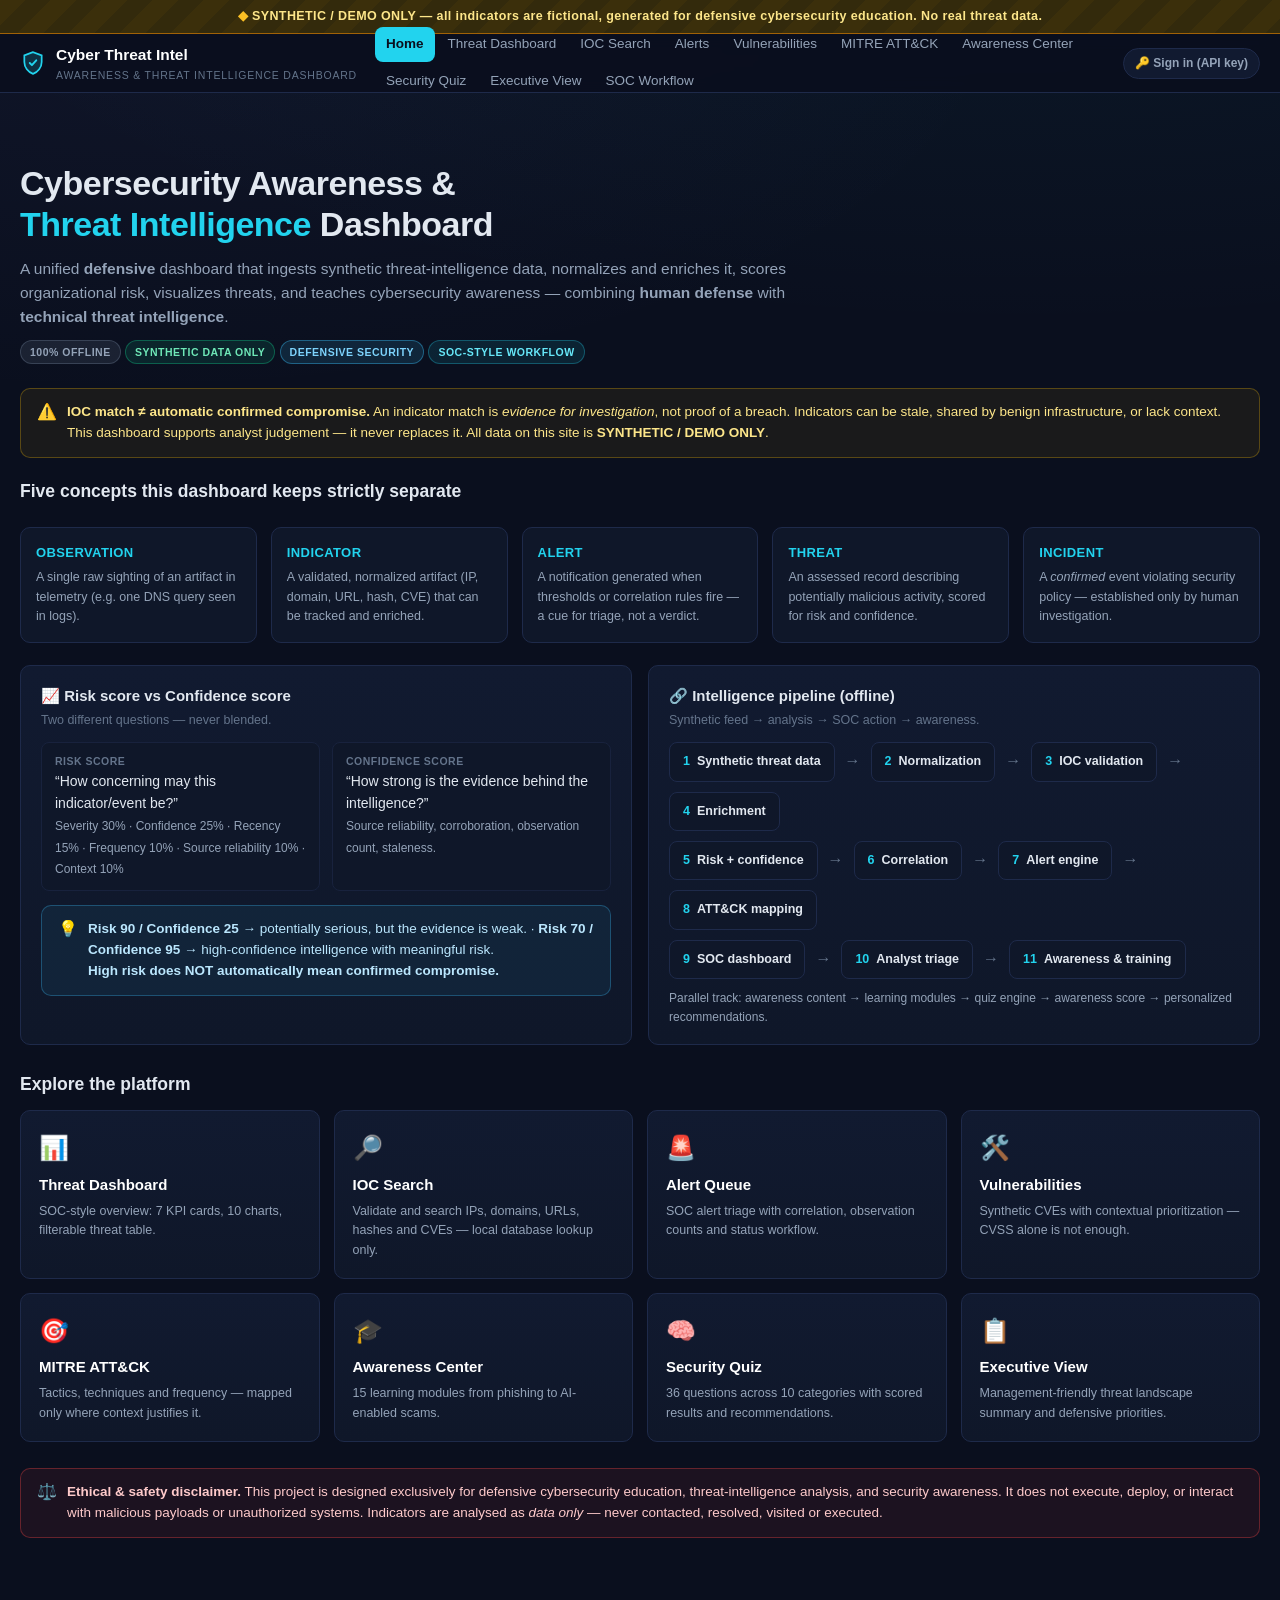
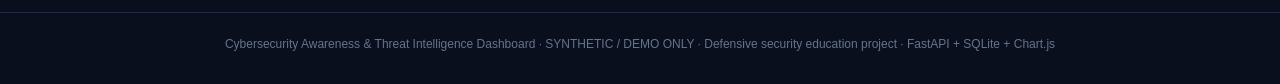
<file: frontend/index.html>
<!DOCTYPE html>
<html lang="en">
<head>
  <meta charset="UTF-8">
  <meta name="viewport" content="width=device-width, initial-scale=1.0">
  <title>Cybersecurity Awareness &amp; Threat Intelligence Dashboard</title>
  <meta name="description" content="Defensive cybersecurity education platform: threat intelligence analytics, IOC analysis, risk and confidence scoring, MITRE ATT&CK mapping, vulnerability awareness and security awareness training. Synthetic/demo data only.">
  <link rel="stylesheet" href="css/style.css">
</head>
<body>
  <div class="container">

    <section class="hero">
      <h1>Cybersecurity Awareness &amp;<br><span class="hl">Threat Intelligence</span> Dashboard</h1>
      <p>A unified <strong>defensive</strong> dashboard that ingests synthetic threat-intelligence data,
      normalizes and enriches it, scores organizational risk, visualizes threats, and teaches
      cybersecurity awareness — combining <strong>human defense</strong> with
      <strong>technical threat intelligence</strong>.</p>
      <p style="margin-top:10px">
        <span class="badge sev-INFORMATIONAL">100% offline</span>
        <span class="badge st-FALSE_POSITIVE">synthetic data only</span>
        <span class="badge st-NEW">defensive security</span>
        <span class="badge cat">SOC-style workflow</span>
      </p>
    </section>

    <div class="notice warn"><span class="icon">⚠️</span>
      <div><strong>IOC match ≠ automatic confirmed compromise.</strong> An indicator match is
      <em>evidence for investigation</em>, not proof of a breach. Indicators can be stale, shared by
      benign infrastructure, or lack context. This dashboard supports analyst judgement — it never
      replaces it. All data on this site is <strong>SYNTHETIC / DEMO ONLY</strong>.</div>
    </div>

    <h3 style="margin:20px 0 4px">Five concepts this dashboard keeps strictly separate</h3>
    <div class="concept-grid">
      <div class="concept-card"><div class="cc-title">OBSERVATION</div><div class="cc-desc">A single raw sighting of an artifact in telemetry (e.g. one DNS query seen in logs).</div></div>
      <div class="concept-card"><div class="cc-title">INDICATOR</div><div class="cc-desc">A validated, normalized artifact (IP, domain, URL, hash, CVE) that can be tracked and enriched.</div></div>
      <div class="concept-card"><div class="cc-title">ALERT</div><div class="cc-desc">A notification generated when thresholds or correlation rules fire — a cue for triage, not a verdict.</div></div>
      <div class="concept-card"><div class="cc-title">THREAT</div><div class="cc-desc">An assessed record describing potentially malicious activity, scored for risk and confidence.</div></div>
      <div class="concept-card"><div class="cc-title">INCIDENT</div><div class="cc-desc">A <em>confirmed</em> event violating security policy — established only by human investigation.</div></div>
    </div>

    <div class="grid cols-2" style="margin-top:8px">
      <div class="panel">
        <h3>📈 Risk score vs Confidence score</h3>
        <p class="panel-sub">Two different questions — never blended.</p>
        <div class="kv-grid">
          <div class="kv"><div class="k">Risk score</div><div class="v">“How concerning may this indicator/event be?”<br><span class="muted small">Severity 30% · Confidence 25% · Recency 15% · Frequency 10% · Source reliability 10% · Context 10%</span></div></div>
          <div class="kv"><div class="k">Confidence score</div><div class="v">“How strong is the evidence behind the intelligence?”<br><span class="muted small">Source reliability, corroboration, observation count, staleness.</span></div></div>
        </div>
        <div class="notice info" style="margin-bottom:0"><span class="icon">💡</span>
          <div><b>Risk 90 / Confidence 25</b> → potentially serious, but the evidence is weak. ·
          <b>Risk 70 / Confidence 95</b> → high-confidence intelligence with meaningful risk.
          <br><b>High risk does NOT automatically mean confirmed compromise.</b></div>
        </div>
      </div>
      <div class="panel">
        <h3>🔗 Intelligence pipeline (offline)</h3>
        <p class="panel-sub">Synthetic feed → analysis → SOC action → awareness.</p>
        <div class="flow">
          <div class="flow-step"><span class="fs-num">1</span>Synthetic threat data</div><span class="flow-arrow">→</span>
          <div class="flow-step"><span class="fs-num">2</span>Normalization</div><span class="flow-arrow">→</span>
          <div class="flow-step"><span class="fs-num">3</span>IOC validation</div><span class="flow-arrow">→</span>
          <div class="flow-step"><span class="fs-num">4</span>Enrichment</div>
        </div>
        <div class="flow">
          <div class="flow-step"><span class="fs-num">5</span>Risk + confidence</div><span class="flow-arrow">→</span>
          <div class="flow-step"><span class="fs-num">6</span>Correlation</div><span class="flow-arrow">→</span>
          <div class="flow-step"><span class="fs-num">7</span>Alert engine</div><span class="flow-arrow">→</span>
          <div class="flow-step"><span class="fs-num">8</span>ATT&amp;CK mapping</div>
        </div>
        <div class="flow">
          <div class="flow-step"><span class="fs-num">9</span>SOC dashboard</div><span class="flow-arrow">→</span>
          <div class="flow-step"><span class="fs-num">10</span>Analyst triage</div><span class="flow-arrow">→</span>
          <div class="flow-step"><span class="fs-num">11</span>Awareness &amp; training</div>
        </div>
        <p class="small muted" style="margin-top:10px">Parallel track: awareness content → learning modules →
        quiz engine → awareness score → personalized recommendations.</p>
      </div>
    </div>

    <h3 style="margin:26px 0 12px">Explore the platform</h3>
    <div class="nav-cards">
      <a class="nav-card" href="threat-dashboard.html"><span class="nc-icon">📊</span><h4>Threat Dashboard</h4><p>SOC-style overview: 7 KPI cards, 10 charts, filterable threat table.</p></a>
      <a class="nav-card" href="ioc_search.html"><span class="nc-icon">🔎</span><h4>IOC Search</h4><p>Validate and search IPs, domains, URLs, hashes and CVEs — local database lookup only.</p></a>
      <a class="nav-card" href="alerts.html"><span class="nc-icon">🚨</span><h4>Alert Queue</h4><p>SOC alert triage with correlation, observation counts and status workflow.</p></a>
      <a class="nav-card" href="vulnerabilities.html"><span class="nc-icon">🛠️</span><h4>Vulnerabilities</h4><p>Synthetic CVEs with contextual prioritization — CVSS alone is not enough.</p></a>
      <a class="nav-card" href="mitre_attack.html"><span class="nc-icon">🎯</span><h4>MITRE ATT&amp;CK</h4><p>Tactics, techniques and frequency — mapped only where context justifies it.</p></a>
      <a class="nav-card" href="awareness.html"><span class="nc-icon">🎓</span><h4>Awareness Center</h4><p>15 learning modules from phishing to AI-enabled scams.</p></a>
      <a class="nav-card" href="quiz.html"><span class="nc-icon">🧠</span><h4>Security Quiz</h4><p>36 questions across 10 categories with scored results and recommendations.</p></a>
      <a class="nav-card" href="executive_summary.html"><span class="nc-icon">📋</span><h4>Executive View</h4><p>Management-friendly threat landscape summary and defensive priorities.</p></a>
    </div>

    <div class="notice danger" style="margin-top:26px"><span class="icon">⚖️</span>
      <div><strong>Ethical &amp; safety disclaimer.</strong> This project is designed exclusively for
      defensive cybersecurity education, threat-intelligence analysis, and security awareness. It does
      not execute, deploy, or interact with malicious payloads or unauthorized systems. Indicators are
      analysed as <em>data only</em> — never contacted, resolved, visited or executed.</div>
    </div>
  </div>

  <footer>
    Cybersecurity Awareness &amp; Threat Intelligence Dashboard · SYNTHETIC / DEMO ONLY ·
    Defensive security education project · FastAPI + SQLite + Chart.js
  </footer>
  <script src="js/common.js"></script>
</body>
</html>
</file>
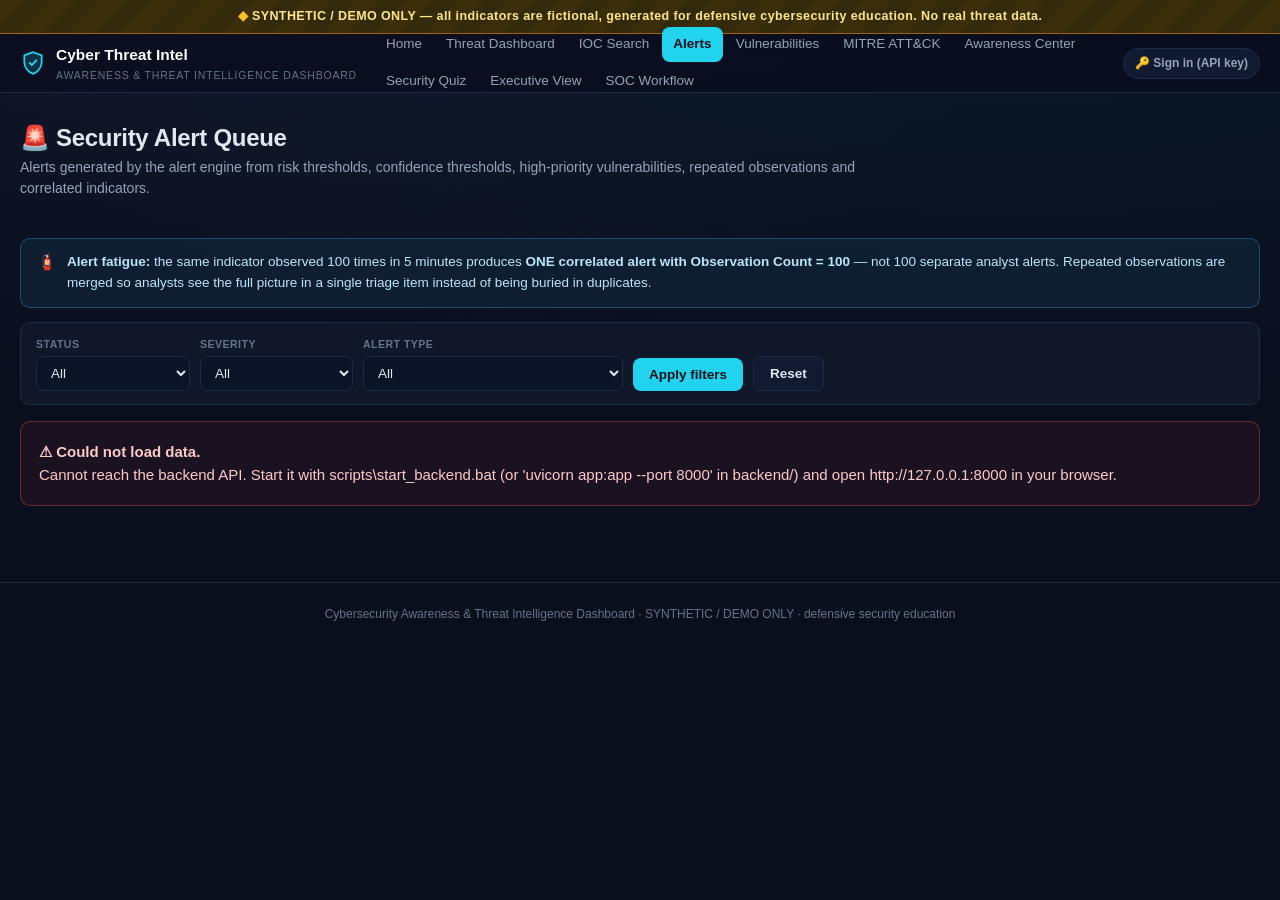
<file: frontend/alerts.html>
<!DOCTYPE html>
<html lang="en">
<head>
  <meta charset="UTF-8">
  <meta name="viewport" content="width=device-width, initial-scale=1.0">
  <title>Alert Queue · SOC</title>
  <link rel="stylesheet" href="css/style.css">
</head>
<body>
  <div class="container">
    <div class="page-head">
      <div>
        <h1>🚨 Security Alert Queue</h1>
        <p>Alerts generated by the alert engine from risk thresholds, confidence thresholds,
        high-priority vulnerabilities, repeated observations and correlated indicators.</p>
      </div>
    </div>

    <div class="grid cols-7" id="status-cards" style="margin-bottom:16px"></div>

    <div class="notice info"><span class="icon">🧯</span>
      <div><b>Alert fatigue:</b> the same indicator observed 100 times in 5 minutes produces
      <b>ONE correlated alert with Observation Count = 100</b> — not 100 separate analyst alerts.
      Repeated observations are merged so analysts see the full picture in a single triage item
      instead of being buried in duplicates.</div>
    </div>

    <div class="filter-bar">
      <div class="filter-group"><label>Status</label>
        <select id="f-status"><option value="">All</option><option>NEW</option><option>INVESTIGATING</option><option>MONITORING</option><option>RESOLVED</option><option>FALSE_POSITIVE</option></select></div>
      <div class="filter-group"><label>Severity</label>
        <select id="f-sev"><option value="">All</option><option>CRITICAL</option><option>HIGH</option><option>MEDIUM</option><option>LOW</option><option>INFORMATIONAL</option></select></div>
      <div class="filter-group"><label>Alert type</label>
        <select id="f-type"><option value="">All</option><option>HIGH_RISK</option><option>RISK_WITH_HIGH_CONFIDENCE</option><option>REPEATED_OBSERVATION</option><option>CORRELATED_INDICATORS</option><option>HIGH_PRIORITY_VULNERABILITY</option></select></div>
      <button class="btn" onclick="loadAlerts(1)">Apply filters</button>
      <button class="btn secondary" onclick="resetAlertFilters()">Reset</button>
    </div>

    <div id="alert-table">
      <div class="loading"><div class="spinner"></div><div>Loading alert queue…</div></div>
    </div>
    <div class="pager" id="pager"></div>
  </div>

  <footer>Cybersecurity Awareness &amp; Threat Intelligence Dashboard · SYNTHETIC / DEMO ONLY · defensive security education</footer>
  <script src="js/common.js"></script>
  <script src="js/api.js"></script>
  <script src="js/alerts.js"></script>
</body>
</html>
</file>
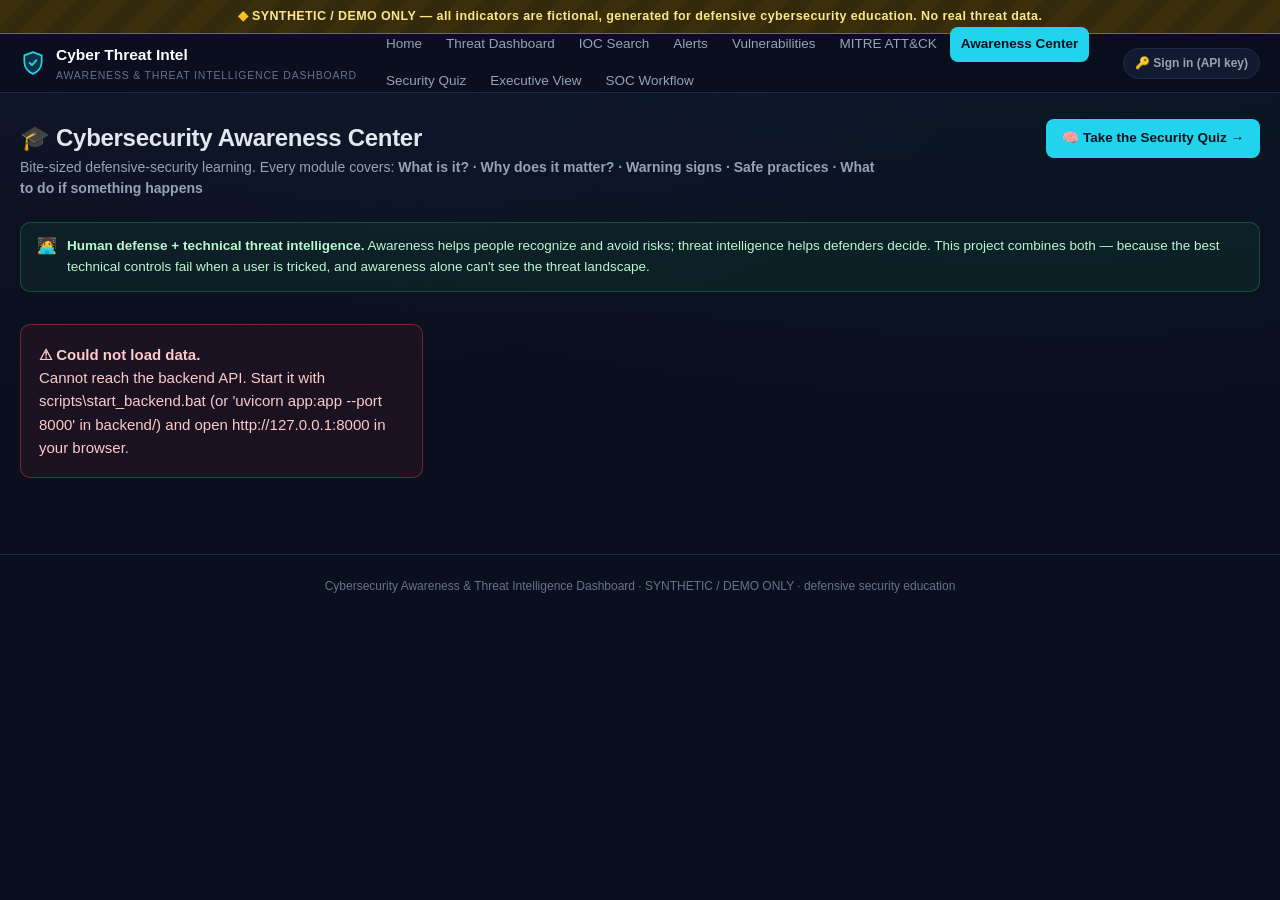
<file: frontend/awareness.html>
<!DOCTYPE html>
<html lang="en">
<head>
  <meta charset="UTF-8">
  <meta name="viewport" content="width=device-width, initial-scale=1.0">
  <title>Cybersecurity Awareness Center</title>
  <link rel="stylesheet" href="css/style.css">
</head>
<body>
  <div class="container">
    <div class="page-head">
      <div>
        <h1>🎓 Cybersecurity Awareness Center</h1>
        <p>Bite-sized defensive-security learning. Every module covers:
        <b>What is it? · Why does it matter? · Warning signs · Safe practices ·
        What to do if something happens</b></p>
      </div>
      <div class="spacer"></div>
      <a class="btn" href="quiz.html">🧠 Take the Security Quiz →</a>
    </div>

    <div class="notice good"><span class="icon">🧑‍💻</span>
      <div><b>Human defense + technical threat intelligence.</b> Awareness helps people recognize and
      avoid risks; threat intelligence helps defenders decide. This project combines both — because
      the best technical controls fail when a user is tricked, and awareness alone can't see the
      threat landscape.</div>
    </div>

    <div id="module-grid" class="module-grid" style="margin-top:16px">
      <div class="loading" style="grid-column:1/-1"><div class="spinner"></div><div>Loading modules…</div></div>
    </div>
  </div>

  <footer>Cybersecurity Awareness &amp; Threat Intelligence Dashboard · SYNTHETIC / DEMO ONLY · defensive security education</footer>
  <script src="js/common.js"></script>
  <script src="js/api.js"></script>
  <script src="js/awareness.js"></script>
</body>
</html>
</file>
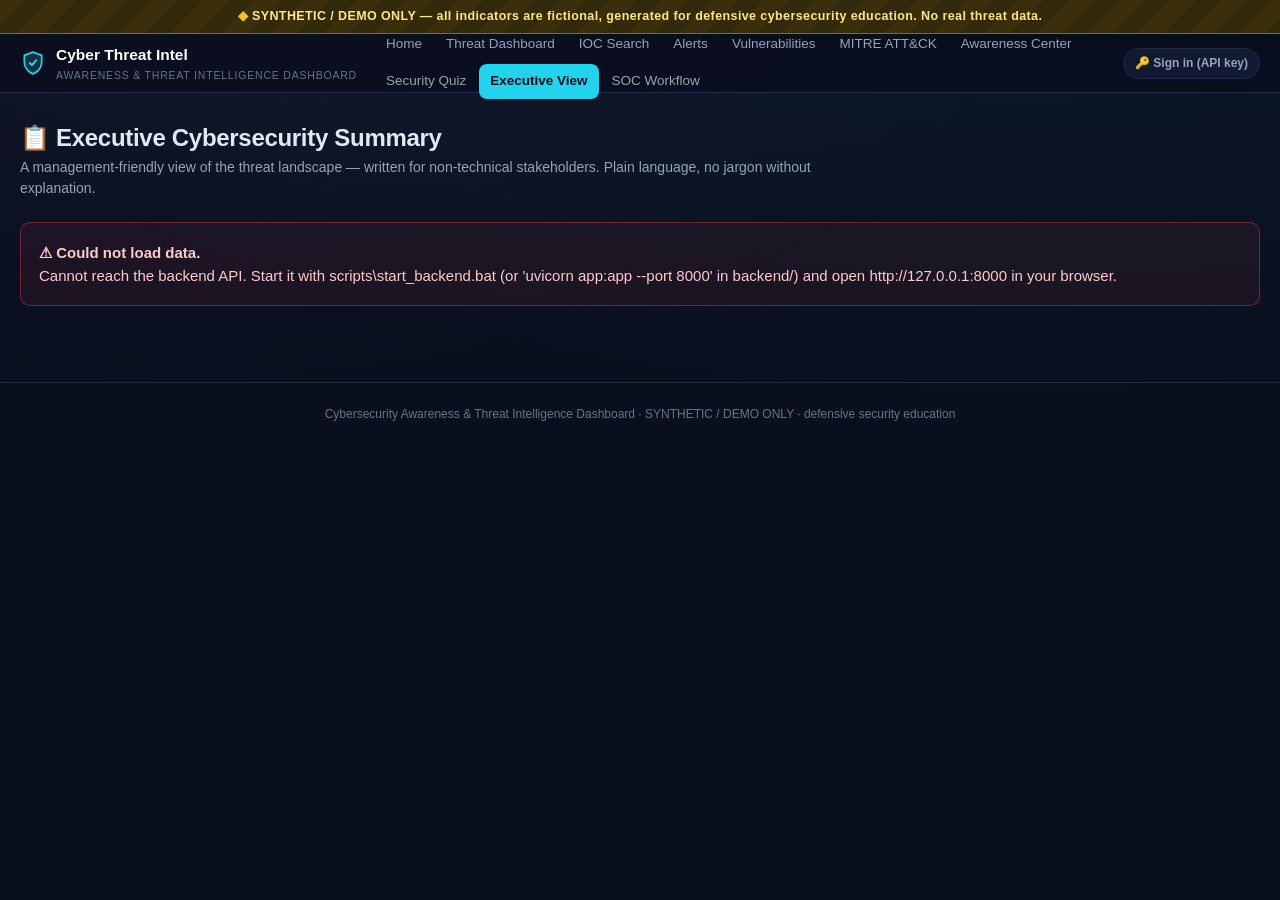
<file: frontend/executive_summary.html>
<!DOCTYPE html>
<html lang="en">
<head>
  <meta charset="UTF-8">
  <meta name="viewport" content="width=device-width, initial-scale=1.0">
  <title>Executive Cybersecurity Summary</title>
  <link rel="stylesheet" href="css/style.css">
</head>
<body>
  <div class="container">
    <div class="page-head">
      <div>
        <h1>📋 Executive Cybersecurity Summary</h1>
        <p>A management-friendly view of the threat landscape — written for non-technical
        stakeholders. Plain language, no jargon without explanation.</p>
      </div>
    </div>

    <div id="exec-root">
      <div class="loading"><div class="spinner"></div><div>Building executive summary…</div></div>
    </div>
  </div>

  <footer>Cybersecurity Awareness &amp; Threat Intelligence Dashboard · SYNTHETIC / DEMO ONLY · defensive security education</footer>
  <script src="js/vendor/chart.umd.js"></script>
  <script src="js/common.js"></script>
  <script src="js/api.js"></script>
  <script src="js/executive.js"></script>
</body>
</html>
</file>
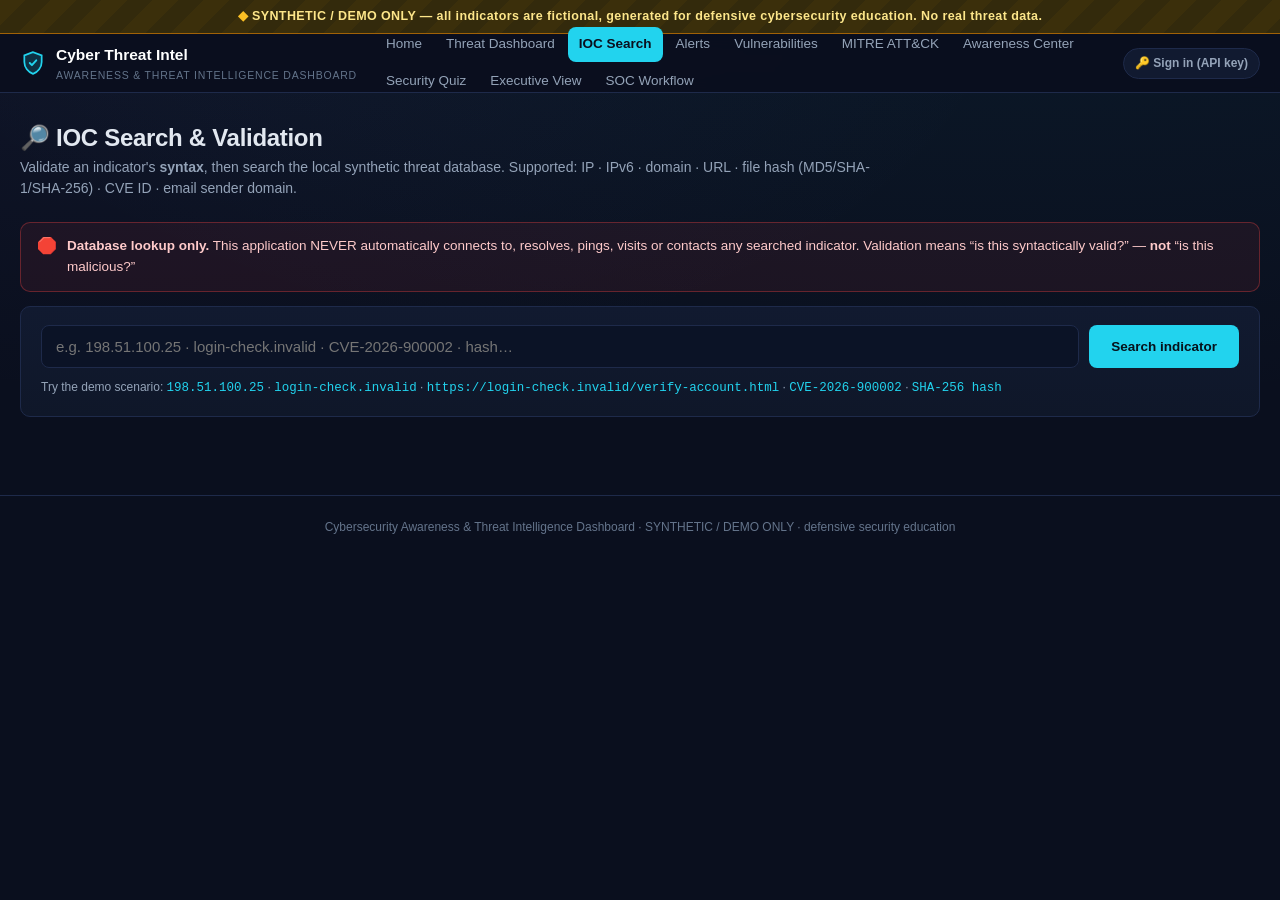
<file: frontend/ioc_search.html>
<!DOCTYPE html>
<html lang="en">
<head>
  <meta charset="UTF-8">
  <meta name="viewport" content="width=device-width, initial-scale=1.0">
  <title>IOC Search &amp; Validation</title>
  <link rel="stylesheet" href="css/style.css">
</head>
<body>
  <div class="container">
    <div class="page-head">
      <div>
        <h1>🔎 IOC Search &amp; Validation</h1>
        <p>Validate an indicator's <b>syntax</b>, then search the local synthetic threat database.
        Supported: IP · IPv6 · domain · URL · file hash (MD5/SHA-1/SHA-256) · CVE ID · email sender domain.</p>
      </div>
    </div>

    <div class="notice danger"><span class="icon">🛑</span>
      <div><b>Database lookup only.</b> This application NEVER automatically connects to, resolves,
      pings, visits or contacts any searched indicator. Validation means “is this syntactically
      valid?” — <b>not</b> “is this malicious?”</div>
    </div>

    <div class="panel">
      <div style="display:flex;gap:10px;flex-wrap:wrap">
        <input type="text" id="search-input" placeholder="e.g. 198.51.100.25 · login-check.invalid · CVE-2026-900002 · hash…"
               style="flex:1;min-width:280px;font-size:15px;padding:12px 14px" maxlength="2048">
        <button class="btn" id="search-btn" onclick="doSearch()" style="padding:12px 22px">Search indicator</button>
      </div>
      <p class="small muted" style="margin-top:10px">Try the demo scenario:
        <a href="#" onclick="quickSearch('198.51.100.25');return false" class="mono">198.51.100.25</a> ·
        <a href="#" onclick="quickSearch('login-check.invalid');return false" class="mono">login-check.invalid</a> ·
        <a href="#" onclick="quickSearch('https://login-check.invalid/verify-account.html');return false" class="mono">https://login-check.invalid/verify-account.html</a> ·
        <a href="#" onclick="quickSearch('CVE-2026-900002');return false" class="mono">CVE-2026-900002</a> ·
        <a href="#" onclick="quickSearch('a1b2c3d4e5f60718293a4b5c6d7e8f90a1b2c3d4e5f60718293a4b5c6d7e8f90');return false" class="mono">SHA-256 hash</a>
      </p>
    </div>

    <div id="result-area" style="margin-top:18px"></div>
  </div>

  <footer>Cybersecurity Awareness &amp; Threat Intelligence Dashboard · SYNTHETIC / DEMO ONLY · defensive security education</footer>
  <script src="js/common.js"></script>
  <script src="js/api.js"></script>
  <script src="js/ioc_search.js"></script>
</body>
</html>
</file>
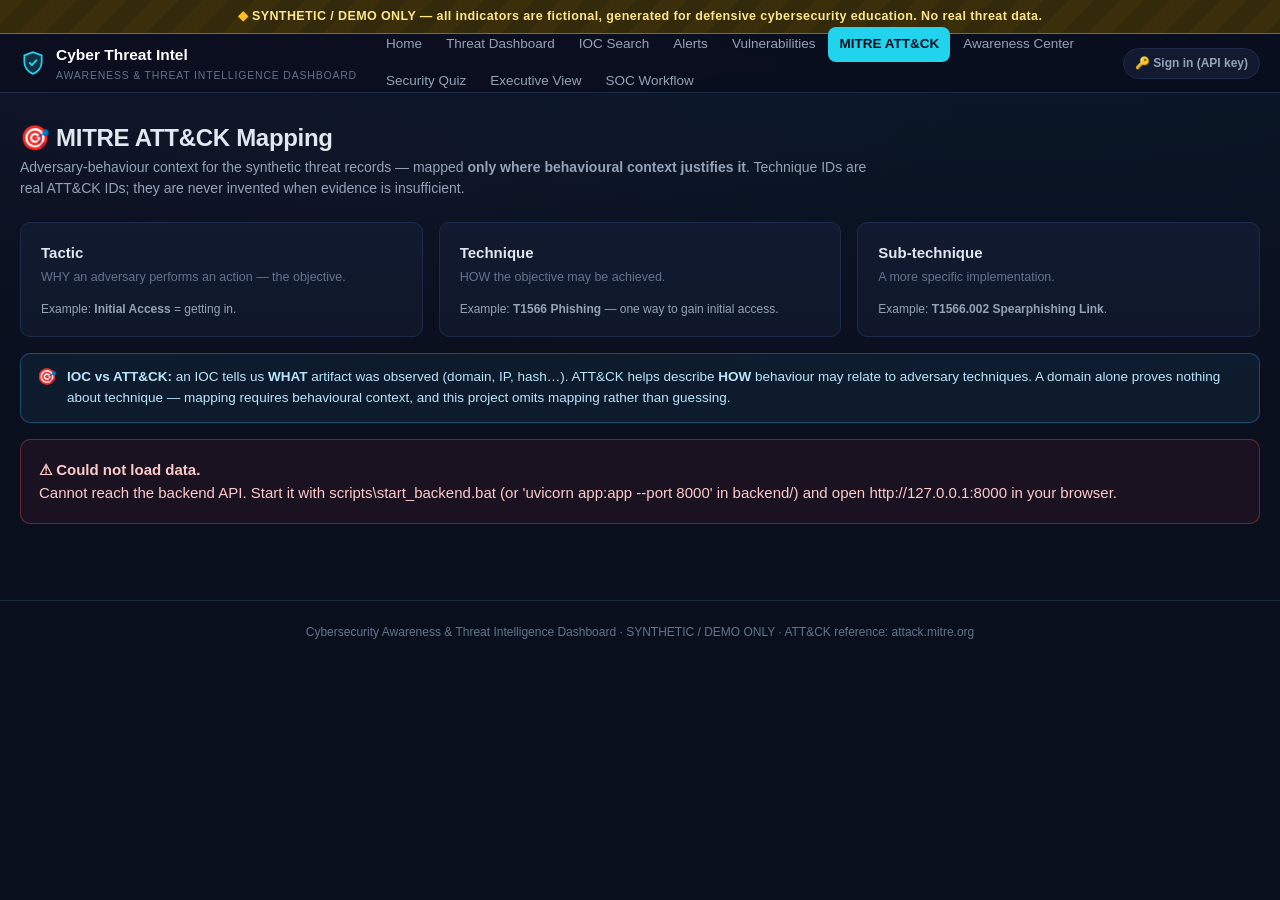
<file: frontend/mitre_attack.html>
<!DOCTYPE html>
<html lang="en">
<head>
  <meta charset="UTF-8">
  <meta name="viewport" content="width=device-width, initial-scale=1.0">
  <title>MITRE ATT&amp;CK Mapping</title>
  <link rel="stylesheet" href="css/style.css">
</head>
<body>
  <div class="container">
    <div class="page-head">
      <div>
        <h1>🎯 MITRE ATT&amp;CK Mapping</h1>
        <p>Adversary-behaviour context for the synthetic threat records — mapped <b>only where
        behavioural context justifies it</b>. Technique IDs are real ATT&amp;CK IDs; they are never
        invented when evidence is insufficient.</p>
      </div>
    </div>

    <div class="grid cols-3" style="margin-bottom:16px">
      <div class="panel">
        <h3>Tactic</h3>
        <p class="panel-sub">WHY an adversary performs an action — the objective.</p>
        <p class="small muted">Example: <b>Initial Access</b> = getting in.</p>
      </div>
      <div class="panel">
        <h3>Technique</h3>
        <p class="panel-sub">HOW the objective may be achieved.</p>
        <p class="small muted">Example: <b>T1566 Phishing</b> — one way to gain initial access.</p>
      </div>
      <div class="panel">
        <h3>Sub-technique</h3>
        <p class="panel-sub">A more specific implementation.</p>
        <p class="small muted">Example: <b>T1566.002 Spearphishing Link</b>.</p>
      </div>
    </div>

    <div class="notice info"><span class="icon">🎯</span>
      <div><b>IOC vs ATT&amp;CK:</b> an IOC tells us <b>WHAT</b> artifact was observed
      (domain, IP, hash…). ATT&amp;CK helps describe <b>HOW</b> behaviour may relate to adversary
      techniques. A domain alone proves nothing about technique — mapping requires behavioural
      context, and this project omits mapping rather than guessing.</div>
    </div>

    <div id="attack-root">
      <div class="loading"><div class="spinner"></div><div>Loading ATT&amp;CK analytics…</div></div>
    </div>
  </div>

  <footer>Cybersecurity Awareness &amp; Threat Intelligence Dashboard · SYNTHETIC / DEMO ONLY · ATT&amp;CK reference: attack.mitre.org</footer>
  <script src="js/vendor/chart.umd.js"></script>
  <script src="js/common.js"></script>
  <script src="js/api.js"></script>
  <script src="js/attack.js"></script>
</body>
</html>
</file>
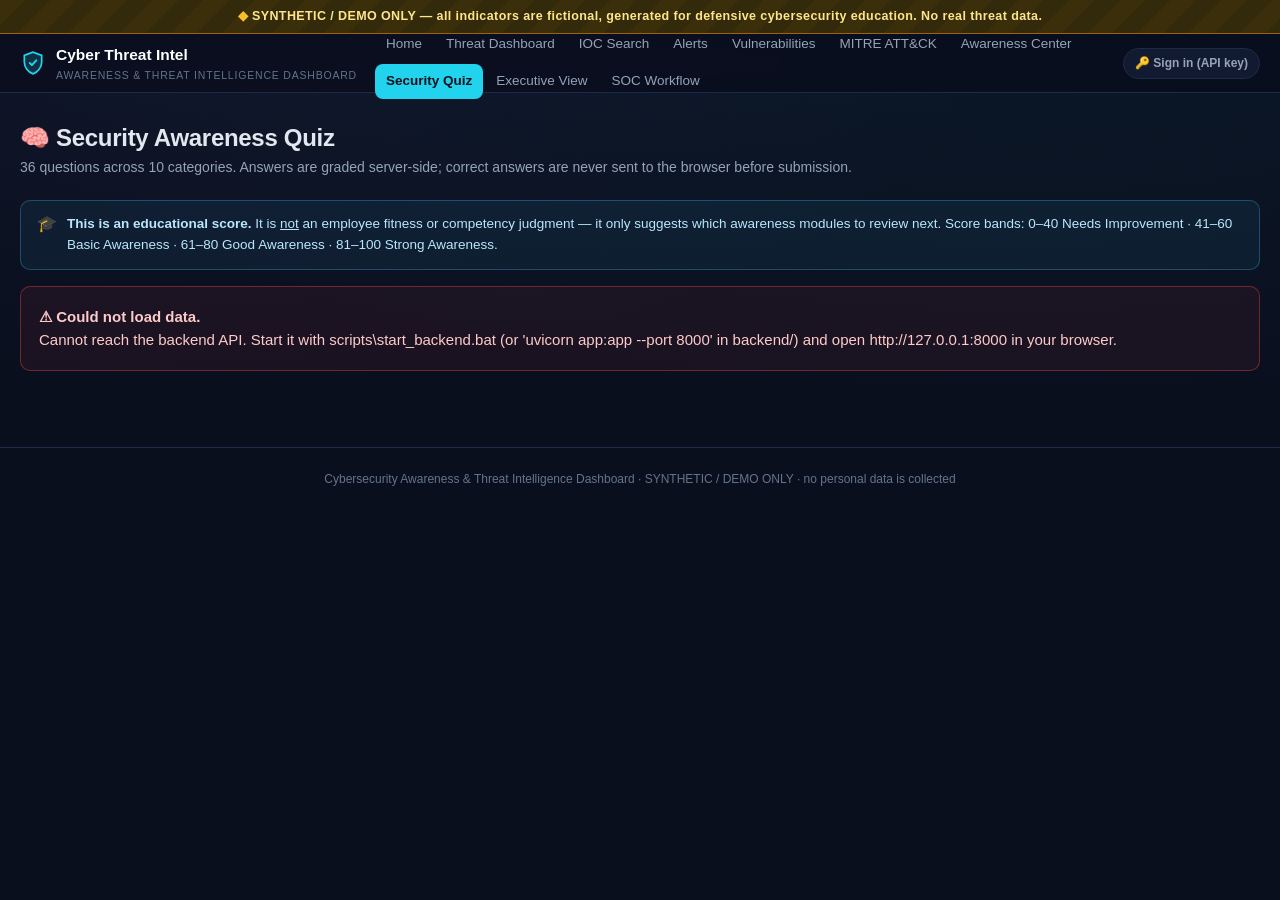
<file: frontend/quiz.html>
<!DOCTYPE html>
<html lang="en">
<head>
  <meta charset="UTF-8">
  <meta name="viewport" content="width=device-width, initial-scale=1.0">
  <title>Security Awareness Quiz</title>
  <link rel="stylesheet" href="css/style.css">
</head>
<body>
  <div class="container">
    <div class="page-head">
      <div>
        <h1>🧠 Security Awareness Quiz</h1>
        <p id="quiz-sub">36 questions across 10 categories. Answers are graded server-side;
        correct answers are never sent to the browser before submission.</p>
      </div>
    </div>

    <div class="notice info"><span class="icon">🎓</span>
      <div><b>This is an educational score.</b> It is <u>not</u> an employee fitness or competency
      judgment — it only suggests which awareness modules to review next.
      Score bands: 0–40 Needs Improvement · 41–60 Basic Awareness · 61–80 Good Awareness ·
      81–100 Strong Awareness.</div>
    </div>

    <div id="quiz-root">
      <div class="loading"><div class="spinner"></div><div>Loading questions…</div></div>
    </div>
  </div>

  <footer>Cybersecurity Awareness &amp; Threat Intelligence Dashboard · SYNTHETIC / DEMO ONLY · no personal data is collected</footer>
  <script src="js/common.js"></script>
  <script src="js/api.js"></script>
  <script src="js/quiz.js"></script>
</body>
</html>
</file>
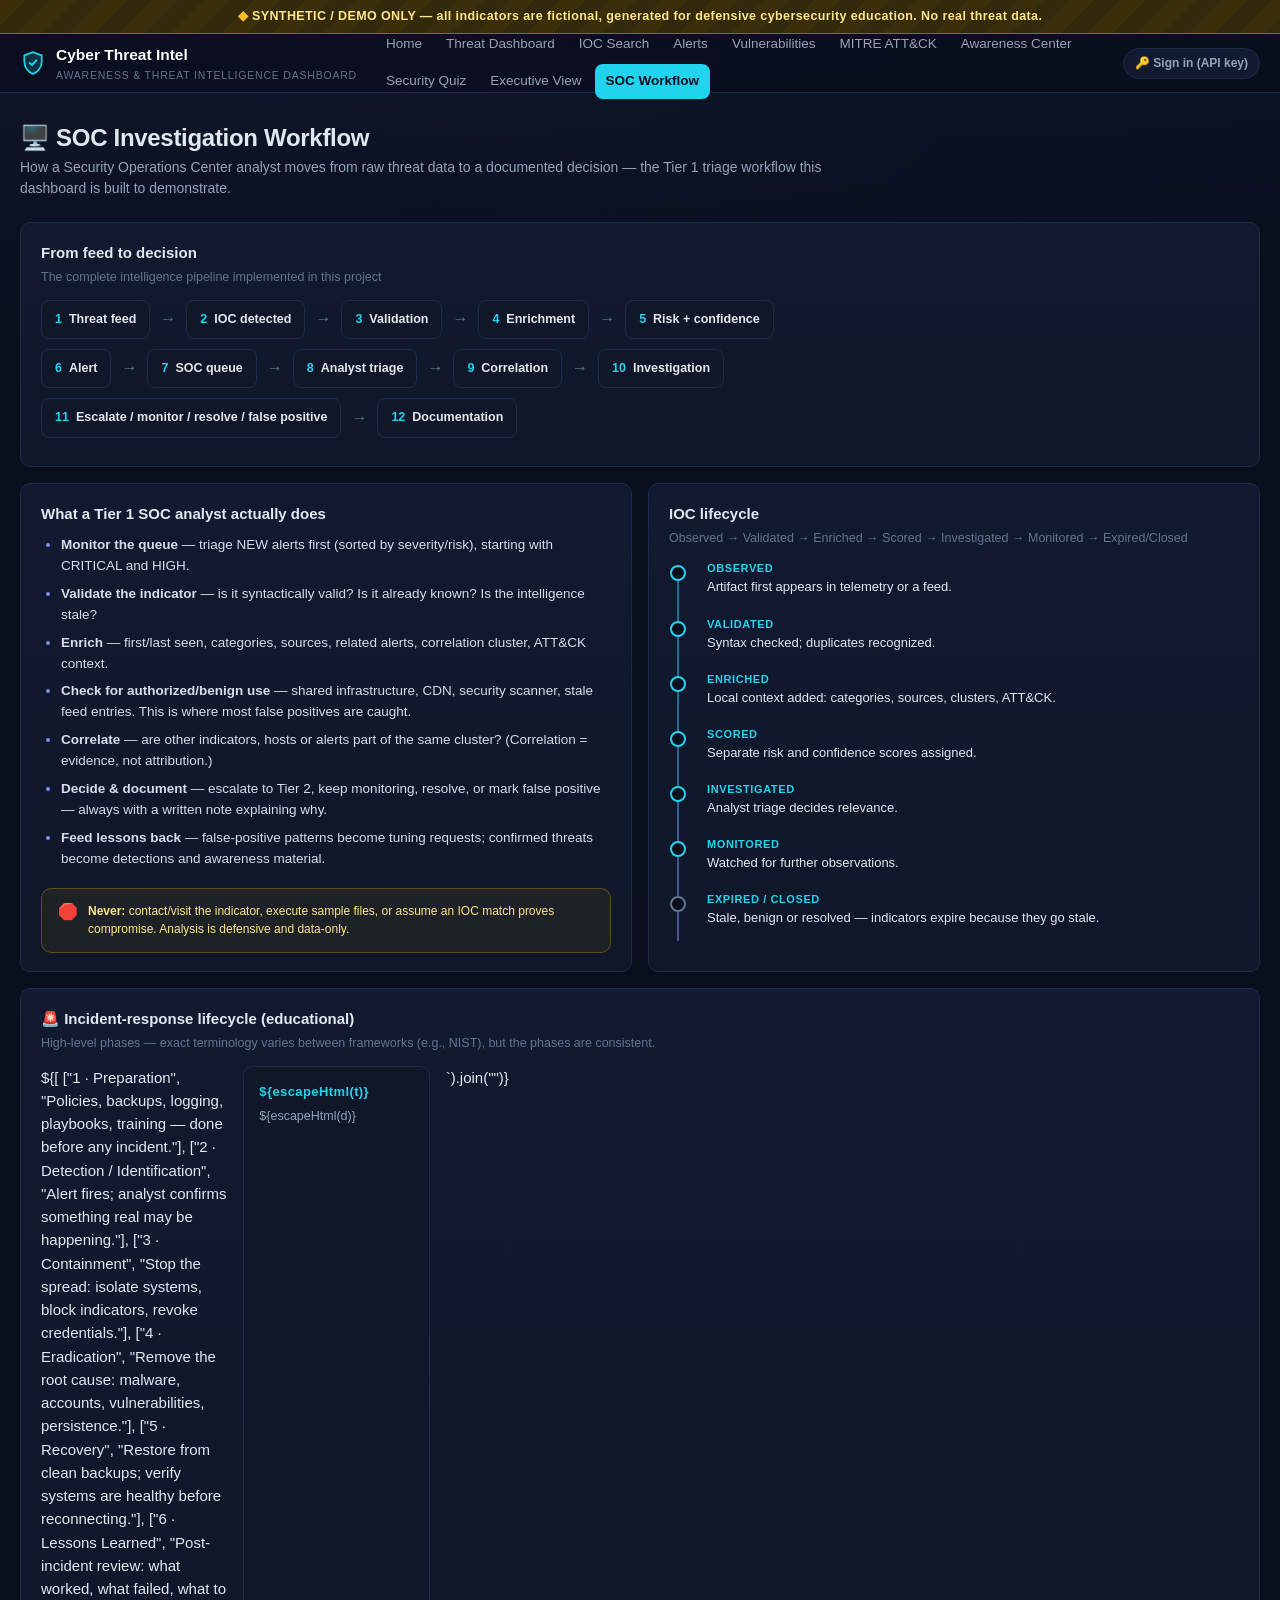
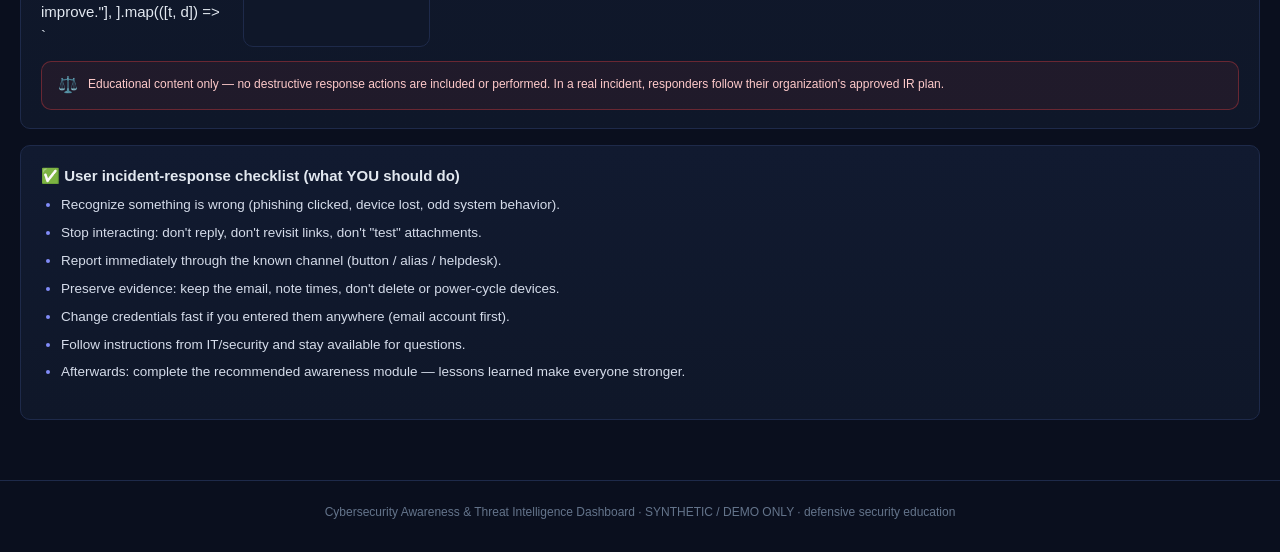
<file: frontend/soc_workflow.html>
<!DOCTYPE html>
<html lang="en">
<head>
  <meta charset="UTF-8">
  <meta name="viewport" content="width=device-width, initial-scale=1.0">
  <title>SOC Investigation Workflow &amp; Incident Response</title>
  <link rel="stylesheet" href="css/style.css">
</head>
<body>
  <div class="container">
    <div class="page-head">
      <div>
        <h1>🖥️ SOC Investigation Workflow</h1>
        <p>How a Security Operations Center analyst moves from raw threat data to a documented
        decision — the Tier&nbsp;1 triage workflow this dashboard is built to demonstrate.</p>
      </div>
    </div>

    <div class="panel">
      <h3>From feed to decision</h3>
      <p class="panel-sub">The complete intelligence pipeline implemented in this project</p>
      <div class="flow">
        <div class="flow-step"><span class="fs-num">1</span>Threat feed</div><span class="flow-arrow">→</span>
        <div class="flow-step"><span class="fs-num">2</span>IOC detected</div><span class="flow-arrow">→</span>
        <div class="flow-step"><span class="fs-num">3</span>Validation</div><span class="flow-arrow">→</span>
        <div class="flow-step"><span class="fs-num">4</span>Enrichment</div><span class="flow-arrow">→</span>
        <div class="flow-step"><span class="fs-num">5</span>Risk + confidence</div>
      </div>
      <div class="flow">
        <div class="flow-step"><span class="fs-num">6</span>Alert</div><span class="flow-arrow">→</span>
        <div class="flow-step"><span class="fs-num">7</span>SOC queue</div><span class="flow-arrow">→</span>
        <div class="flow-step"><span class="fs-num">8</span>Analyst triage</div><span class="flow-arrow">→</span>
        <div class="flow-step"><span class="fs-num">9</span>Correlation</div><span class="flow-arrow">→</span>
        <div class="flow-step"><span class="fs-num">10</span>Investigation</div>
      </div>
      <div class="flow">
        <div class="flow-step"><span class="fs-num">11</span>Escalate / monitor / resolve / false positive</div><span class="flow-arrow">→</span>
        <div class="flow-step"><span class="fs-num">12</span>Documentation</div>
      </div>
    </div>

    <div class="grid cols-2" style="margin-top:16px">
      <div class="panel">
        <h3>What a Tier 1 SOC analyst actually does</h3>
        <div class="section-block" style="margin-top:10px">
          <ul>
            <li><b>Monitor the queue</b> — triage NEW alerts first (sorted by severity/risk), starting with CRITICAL and HIGH.</li>
            <li><b>Validate the indicator</b> — is it syntactically valid? Is it already known? Is the intelligence stale?</li>
            <li><b>Enrich</b> — first/last seen, categories, sources, related alerts, correlation cluster, ATT&amp;CK context.</li>
            <li><b>Check for authorized/benign use</b> — shared infrastructure, CDN, security scanner, stale feed entries. This is where most false positives are caught.</li>
            <li><b>Correlate</b> — are other indicators, hosts or alerts part of the same cluster? (Correlation = evidence, not attribution.)</li>
            <li><b>Decide &amp; document</b> — escalate to Tier 2, keep monitoring, resolve, or mark false positive — always with a written note explaining why.</li>
            <li><b>Feed lessons back</b> — false-positive patterns become tuning requests; confirmed threats become detections and awareness material.</li>
          </ul>
        </div>
        <div class="notice warn" style="margin:8px 0 0"><span class="icon">🛑</span>
          <div class="small"><b>Never:</b> contact/visit the indicator, execute sample files, or assume
          an IOC match proves compromise. Analysis is defensive and data-only.</div></div>
      </div>

      <div class="panel">
        <h3>IOC lifecycle</h3>
        <p class="panel-sub">Observed → Validated → Enriched → Scored → Investigated → Monitored → Expired/Closed</p>
        <ul class="timeline">
          <li><div class="tl-type">Observed</div><div class="tl-desc">Artifact first appears in telemetry or a feed.</div></li>
          <li><div class="tl-type">Validated</div><div class="tl-desc">Syntax checked; duplicates recognized.</div></li>
          <li><div class="tl-type">Enriched</div><div class="tl-desc">Local context added: categories, sources, clusters, ATT&amp;CK.</div></li>
          <li><div class="tl-type">Scored</div><div class="tl-desc">Separate risk and confidence scores assigned.</div></li>
          <li><div class="tl-type">Investigated</div><div class="tl-desc">Analyst triage decides relevance.</div></li>
          <li><div class="tl-type">Monitored</div><div class="tl-desc">Watched for further observations.</div></li>
          <li class="tl-CLOSED"><div class="tl-type">Expired / Closed</div><div class="tl-desc">Stale, benign or resolved — indicators expire because they go stale.</div></li>
        </ul>
      </div>
    </div>

    <div class="panel" style="margin-top:16px">
      <h3>🚨 Incident-response lifecycle (educational)</h3>
      <p class="panel-sub">High-level phases — exact terminology varies between frameworks (e.g., NIST), but the phases are consistent.</p>
      <div class="grid cols-3" style="grid-template-columns:repeat(6,1fr)">
        ${[
          ["1 · Preparation", "Policies, backups, logging, playbooks, training — done before any incident."],
          ["2 · Detection / Identification", "Alert fires; analyst confirms something real may be happening."],
          ["3 · Containment", "Stop the spread: isolate systems, block indicators, revoke credentials."],
          ["4 · Eradication", "Remove the root cause: malware, accounts, vulnerabilities, persistence."],
          ["5 · Recovery", "Restore from clean backups; verify systems are healthy before reconnecting."],
          ["6 · Lessons Learned", "Post-incident review: what worked, what failed, what to improve."],
        ].map(([t, d]) => `
          <div class="concept-card">
            <div class="cc-title">${escapeHtml(t)}</div>
            <div class="cc-desc">${escapeHtml(d)}</div>
          </div>`).join("")}
      </div>
      <div class="notice danger" style="margin-top:14px;margin-bottom:0"><span class="icon">⚖️</span>
        <div class="small">Educational content only — no destructive response actions are included or
        performed. In a real incident, responders follow their organization's approved IR plan.</div></div>
    </div>

    <div class="panel" style="margin-top:16px">
      <h3>✅ User incident-response checklist (what YOU should do)</h3>
      <div class="section-block" style="margin-top:8px">
        <ul>
          <li>Recognize something is wrong (phishing clicked, device lost, odd system behavior).</li>
          <li>Stop interacting: don't reply, don't revisit links, don't "test" attachments.</li>
          <li>Report immediately through the known channel (button / alias / helpdesk).</li>
          <li>Preserve evidence: keep the email, note times, don't delete or power-cycle devices.</li>
          <li>Change credentials fast if you entered them anywhere (email account first).</li>
          <li>Follow instructions from IT/security and stay available for questions.</li>
          <li>Afterwards: complete the recommended awareness module — lessons learned make everyone stronger.</li>
        </ul>
      </div>
    </div>
  </div>

  <footer>Cybersecurity Awareness &amp; Threat Intelligence Dashboard · SYNTHETIC / DEMO ONLY · defensive security education</footer>
  <script src="js/common.js"></script>
</body>
</html>
</file>
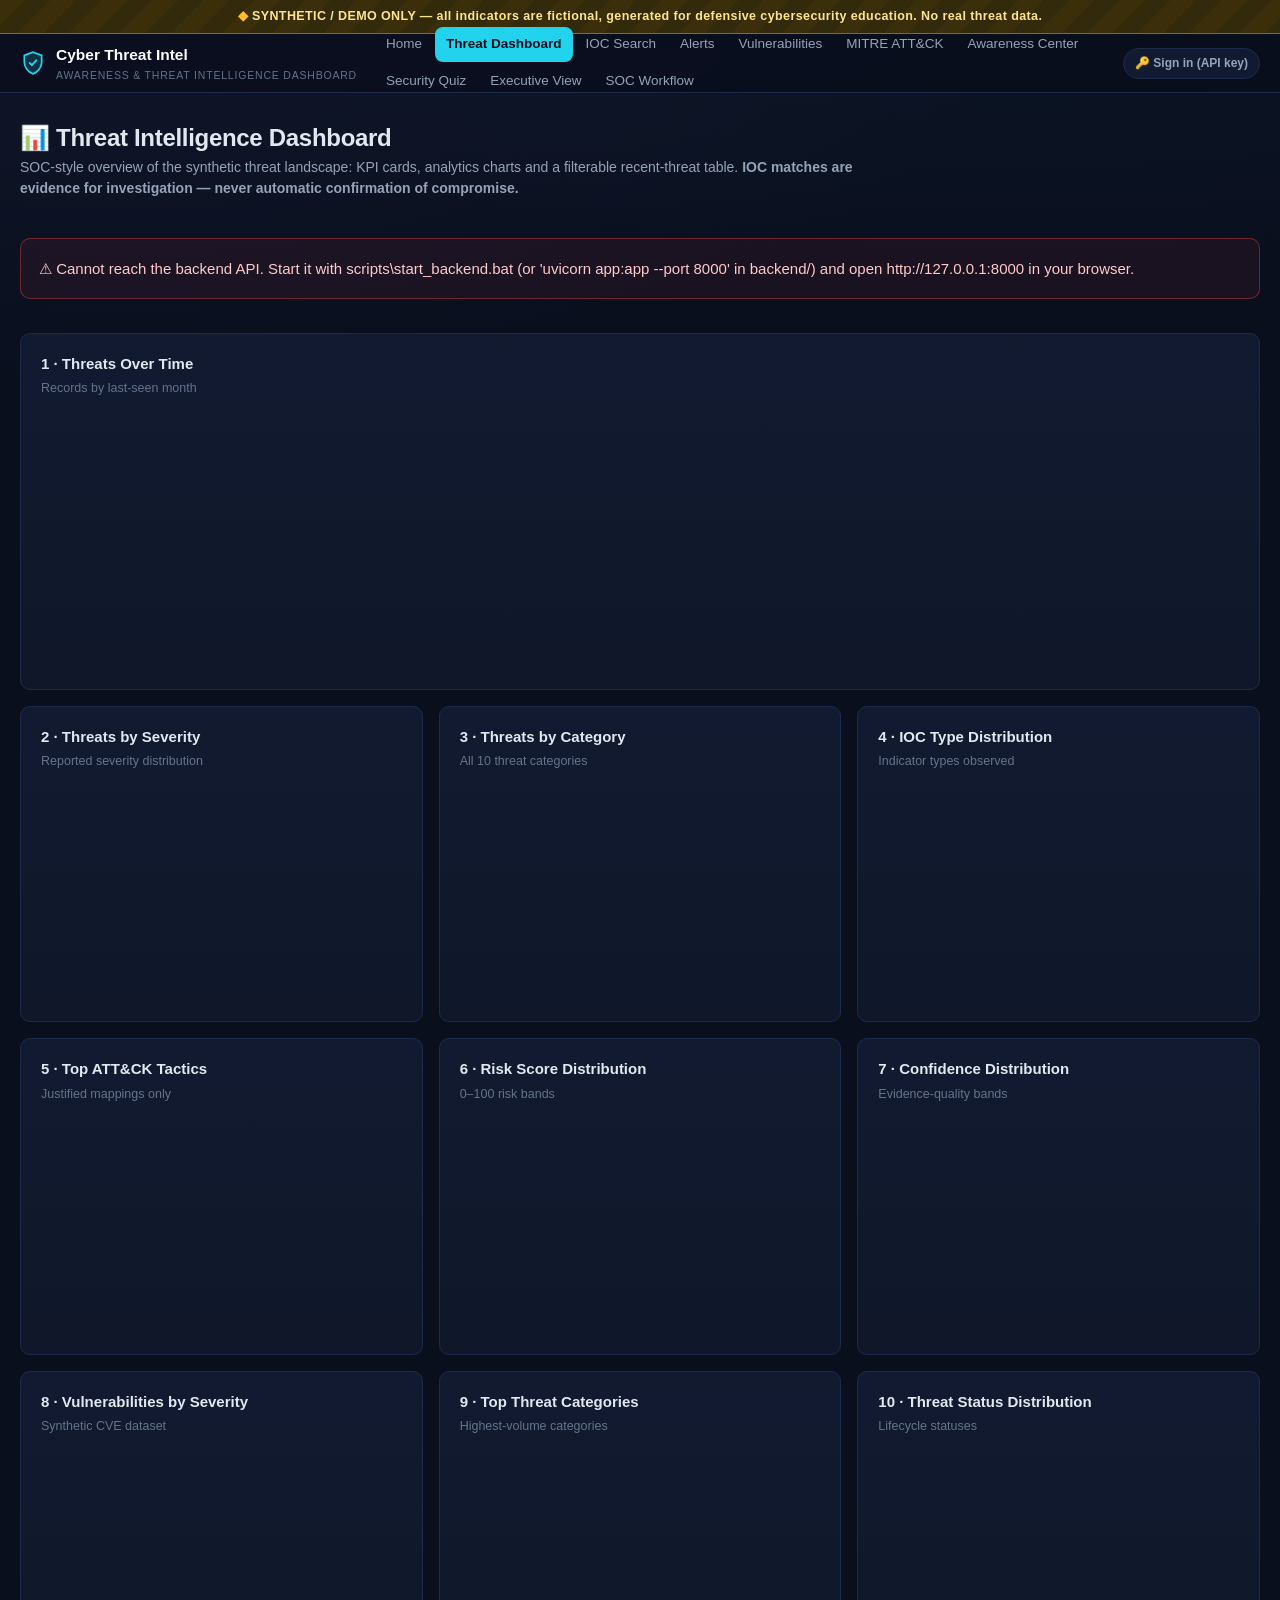
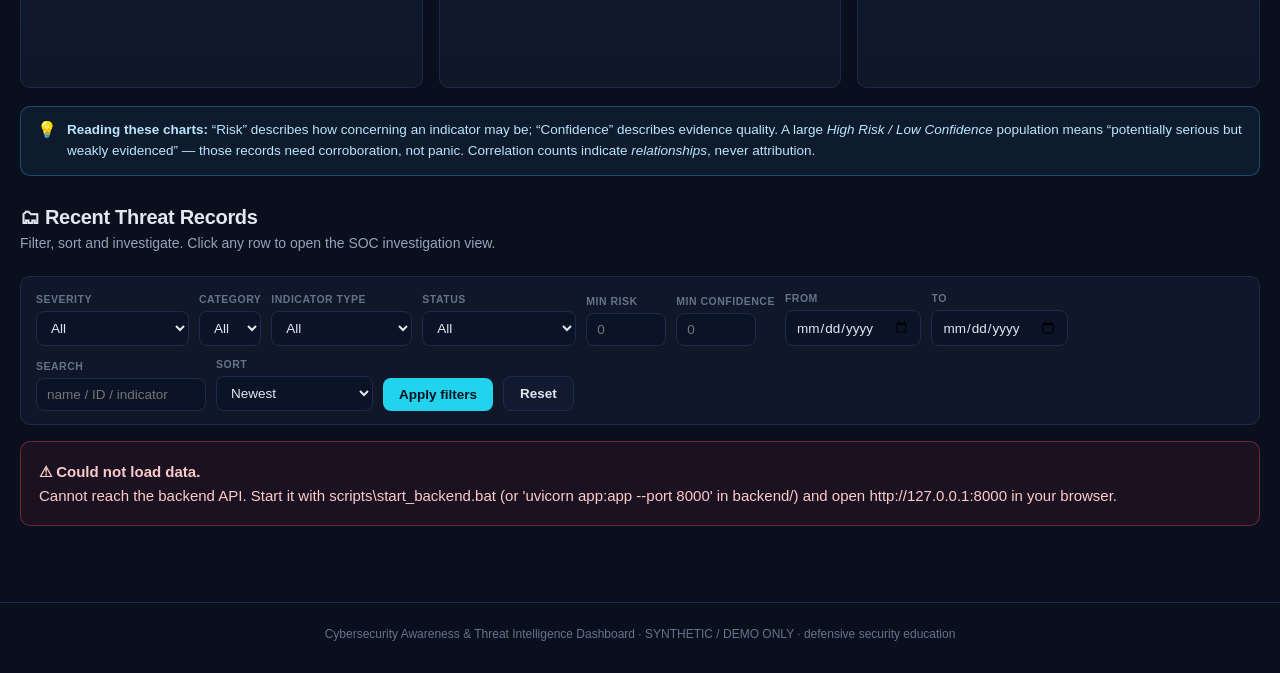
<file: frontend/threat-dashboard.html>
<!DOCTYPE html>
<html lang="en">
<head>
  <meta charset="UTF-8">
  <meta name="viewport" content="width=device-width, initial-scale=1.0">
  <title>Threat Dashboard · Threat Intelligence</title>
  <link rel="stylesheet" href="css/style.css">
</head>
<body>
  <div class="container">
    <div class="page-head">
      <div>
        <h1>📊 Threat Intelligence Dashboard</h1>
        <p>SOC-style overview of the synthetic threat landscape: KPI cards, analytics charts and a
        filterable recent-threat table. <b>IOC matches are evidence for investigation — never
        automatic confirmation of compromise.</b></p>
      </div>
    </div>

    <!-- KPI cards -->
    <div class="grid cols-7" id="cards" style="margin-bottom:18px">
      <div class="stat-card"><div class="stat-value">…</div><div class="stat-label">Total Threat Records</div></div>
    </div>

    <!-- Charts -->
    <div class="chart-grid">
      <div class="panel chart-card wide"><h3>1 · Threats Over Time</h3><div class="panel-sub">Records by last-seen month</div><div class="chart-box tall"><canvas id="chart-over-time"></canvas></div></div>
      <div class="panel chart-card"><h3>2 · Threats by Severity</h3><div class="panel-sub">Reported severity distribution</div><div class="chart-box"><canvas id="chart-severity"></canvas></div></div>
      <div class="panel chart-card"><h3>3 · Threats by Category</h3><div class="panel-sub">All 10 threat categories</div><div class="chart-box"><canvas id="chart-category"></canvas></div></div>
      <div class="panel chart-card"><h3>4 · IOC Type Distribution</h3><div class="panel-sub">Indicator types observed</div><div class="chart-box"><canvas id="chart-ioc"></canvas></div></div>
      <div class="panel chart-card"><h3>5 · Top ATT&amp;CK Tactics</h3><div class="panel-sub">Justified mappings only</div><div class="chart-box"><canvas id="chart-tactics"></canvas></div></div>
      <div class="panel chart-card"><h3>6 · Risk Score Distribution</h3><div class="panel-sub">0–100 risk bands</div><div class="chart-box"><canvas id="chart-risk"></canvas></div></div>
      <div class="panel chart-card"><h3>7 · Confidence Distribution</h3><div class="panel-sub">Evidence-quality bands</div><div class="chart-box"><canvas id="chart-confidence"></canvas></div></div>
      <div class="panel chart-card"><h3>8 · Vulnerabilities by Severity</h3><div class="panel-sub">Synthetic CVE dataset</div><div class="chart-box"><canvas id="chart-vulnsev"></canvas></div></div>
      <div class="panel chart-card"><h3>9 · Top Threat Categories</h3><div class="panel-sub">Highest-volume categories</div><div class="chart-box"><canvas id="chart-topcat"></canvas></div></div>
      <div class="panel chart-card"><h3>10 · Threat Status Distribution</h3><div class="panel-sub">Lifecycle statuses</div><div class="chart-box"><canvas id="chart-status"></canvas></div></div>
    </div>

    <div class="notice info" style="margin-top:18px"><span class="icon">💡</span>
      <div><b>Reading these charts:</b> “Risk” describes how concerning an indicator may be;
      “Confidence” describes evidence quality. A large <em>High Risk / Low Confidence</em> population
      means “potentially serious but weakly evidenced” — those records need corroboration, not panic.
      Correlation counts indicate <em>relationships</em>, never attribution.</div>
    </div>

    <!-- Recent threats table -->
    <div class="page-head" style="margin-top:26px">
      <div>
        <h1 style="font-size:20px">🗂 Recent Threat Records</h1>
        <p>Filter, sort and investigate. Click any row to open the SOC investigation view.</p>
      </div>
    </div>

    <div class="filter-bar" id="filters">
      <div class="filter-group"><label>Severity</label>
        <select id="f-severity"><option value="">All</option><option>CRITICAL</option><option>HIGH</option><option>MEDIUM</option><option>LOW</option><option>INFORMATIONAL</option></select></div>
      <div class="filter-group"><label>Category</label><select id="f-category"><option value="">All</option></select></div>
      <div class="filter-group"><label>Indicator type</label>
        <select id="f-type"><option value="">All</option><option>IP ADDRESS</option><option>DOMAIN</option><option>URL</option><option>FILE HASH</option><option>EMAIL DOMAIN</option><option>CVE ID</option></select></div>
      <div class="filter-group"><label>Status</label>
        <select id="f-status"><option value="">All</option><option>NEW</option><option>UNDER_REVIEW</option><option>MONITORING</option><option>CLOSED</option><option>FALSE_POSITIVE</option></select></div>
      <div class="filter-group"><label>Min risk</label><input type="number" id="f-risk" min="0" max="100" placeholder="0" style="width:80px"></div>
      <div class="filter-group"><label>Min confidence</label><input type="number" id="f-conf" min="0" max="100" placeholder="0" style="width:80px"></div>
      <div class="filter-group"><label>From</label><input type="date" id="f-from"></div>
      <div class="filter-group"><label>To</label><input type="date" id="f-to"></div>
      <div class="filter-group"><label>Search</label><input type="text" id="f-q" placeholder="name / ID / indicator" style="width:170px"></div>
      <div class="filter-group"><label>Sort</label>
        <select id="f-sort"><option value="newest">Newest</option><option value="risk">Highest risk</option><option value="confidence">Highest confidence</option><option value="observed">Most observed</option></select></div>
      <button class="btn" onclick="loadThreats(1)">Apply filters</button>
      <button class="btn secondary" onclick="resetFilters()">Reset</button>
    </div>

    <div id="table-area">
      <div class="loading"><div class="spinner"></div><div>Loading threat records…</div></div>
    </div>
    <div class="pager" id="pager"></div>
  </div>

  <footer>Cybersecurity Awareness &amp; Threat Intelligence Dashboard · SYNTHETIC / DEMO ONLY · defensive security education</footer>
  <script src="js/vendor/chart.umd.js"></script>
  <script src="js/common.js"></script>
  <script src="js/api.js"></script>
  <script src="js/dashboard.js"></script>
</body>
</html>
</file>
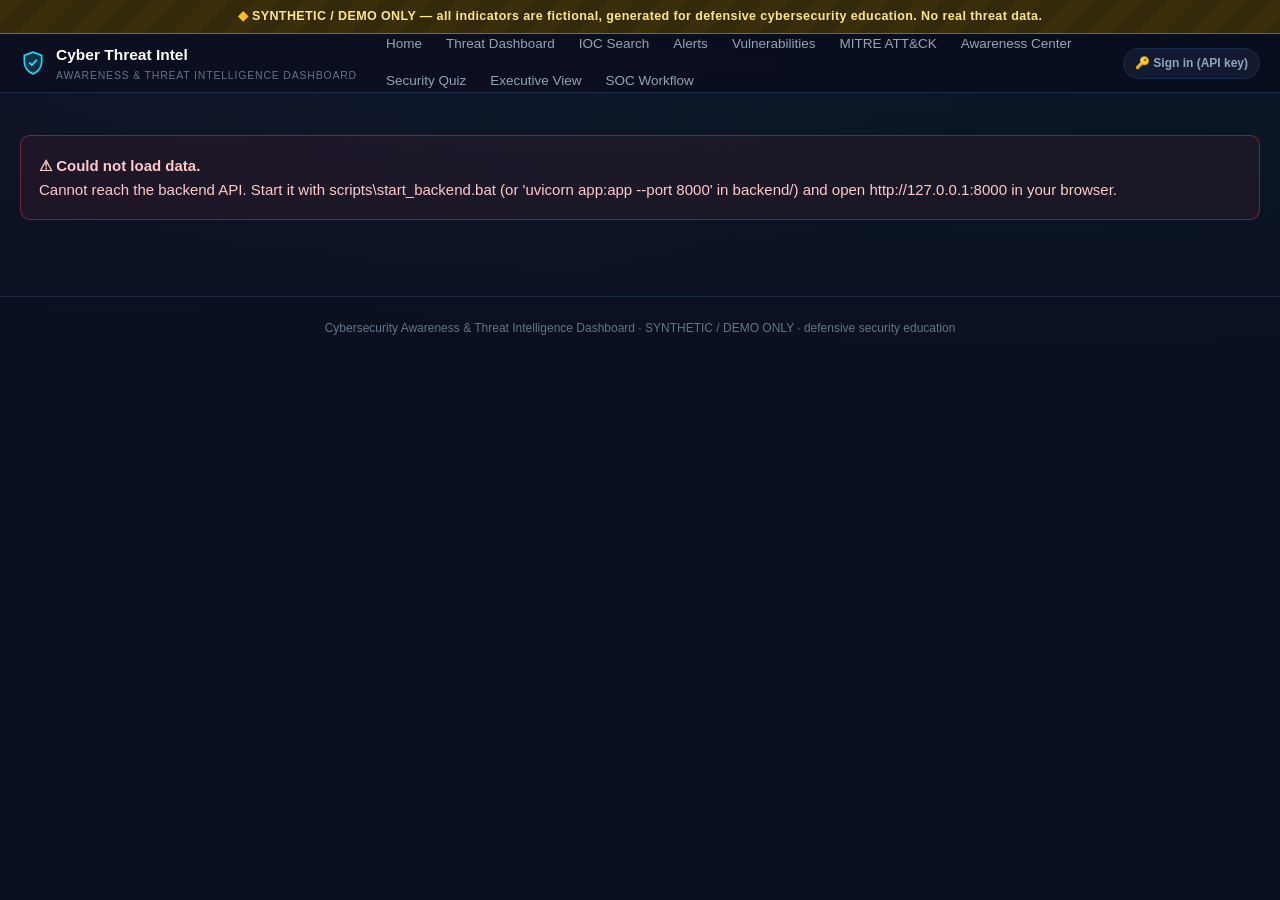
<file: frontend/threat-details.html>
<!DOCTYPE html>
<html lang="en">
<head>
  <meta charset="UTF-8">
  <meta name="viewport" content="width=device-width, initial-scale=1.0">
  <title>Threat Detail · SOC Investigation</title>
  <link rel="stylesheet" href="css/style.css">
</head>
<body>
  <div class="container" id="detail-root">
    <div class="loading"><div class="spinner"></div><div>Loading threat record…</div></div>
  </div>

  <footer>Cybersecurity Awareness &amp; Threat Intelligence Dashboard · SYNTHETIC / DEMO ONLY · defensive security education</footer>
  <script src="js/common.js"></script>
  <script src="js/api.js"></script>
  <script src="js/threat_details.js"></script>
</body>
</html>
</file>
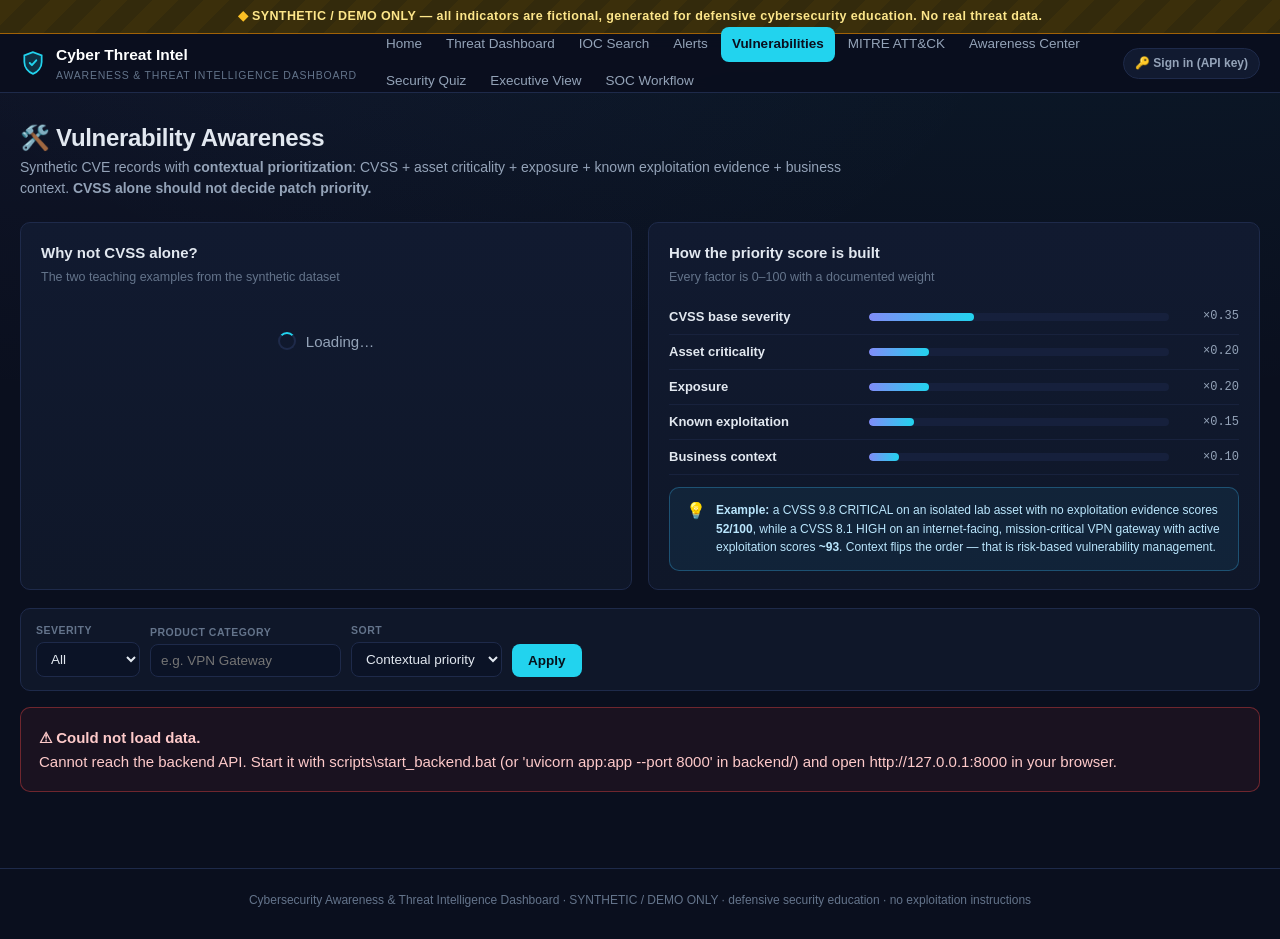
<file: frontend/vulnerabilities.html>
<!DOCTYPE html>
<html lang="en">
<head>
  <meta charset="UTF-8">
  <meta name="viewport" content="width=device-width, initial-scale=1.0">
  <title>Vulnerability Awareness &amp; Prioritization</title>
  <link rel="stylesheet" href="css/style.css">
</head>
<body>
  <div class="container">
    <div class="page-head">
      <div>
        <h1>🛠️ Vulnerability Awareness</h1>
        <p>Synthetic CVE records with <b>contextual prioritization</b>: CVSS + asset criticality +
        exposure + known exploitation evidence + business context. <b>CVSS alone should not decide
        patch priority.</b></p>
      </div>
    </div>

    <div class="grid cols-2">
      <div class="panel">
        <h3>Why not CVSS alone?</h3>
        <p class="panel-sub">The two teaching examples from the synthetic dataset</p>
        <div id="teaching-examples"><div class="loading"><div class="spinner"></div><div>Loading…</div></div></div>
      </div>
      <div class="panel">
        <h3>How the priority score is built</h3>
        <p class="panel-sub">Every factor is 0–100 with a documented weight</p>
        <div class="factor-row"><span class="fname">CVSS base severity</span><div class="fbar"><i style="width:35%"></i></div><span class="fval">×0.35</span></div>
        <div class="factor-row"><span class="fname">Asset criticality</span><div class="fbar"><i style="width:20%"></i></div><span class="fval">×0.20</span></div>
        <div class="factor-row"><span class="fname">Exposure</span><div class="fbar"><i style="width:20%"></i></div><span class="fval">×0.20</span></div>
        <div class="factor-row"><span class="fname">Known exploitation</span><div class="fbar"><i style="width:15%"></i></div><span class="fval">×0.15</span></div>
        <div class="factor-row"><span class="fname">Business context</span><div class="fbar"><i style="width:10%"></i></div><span class="fval">×0.10</span></div>
        <div class="notice info" style="margin-top:12px;margin-bottom:0"><span class="icon">💡</span>
          <div class="small"><b>Example:</b> a CVSS 9.8 CRITICAL on an isolated lab asset with no
          exploitation evidence scores <b>52/100</b>, while a CVSS 8.1 HIGH on an internet-facing,
          mission-critical VPN gateway with active exploitation scores <b>~93</b>. Context flips the
          order — that is risk-based vulnerability management.</div></div>
      </div>
    </div>

    <div class="filter-bar" style="margin-top:18px">
      <div class="filter-group"><label>Severity</label>
        <select id="f-sev"><option value="">All</option><option>CRITICAL</option><option>HIGH</option><option>MEDIUM</option><option>LOW</option></select></div>
      <div class="filter-group"><label>Product category</label><input type="text" id="f-cat" placeholder="e.g. VPN Gateway"></div>
      <div class="filter-group"><label>Sort</label>
        <select id="f-sort"><option value="priority">Contextual priority</option><option value="cvss">CVSS only</option><option value="newest">Newest</option></select></div>
      <button class="btn" onclick="loadVulns()">Apply</button>
    </div>

    <div id="vuln-table"><div class="loading"><div class="spinner"></div><div>Loading vulnerabilities…</div></div></div>
    <div id="vuln-detail"></div>
  </div>

  <footer>Cybersecurity Awareness &amp; Threat Intelligence Dashboard · SYNTHETIC / DEMO ONLY · defensive security education · no exploitation instructions</footer>
  <script src="js/common.js"></script>
  <script src="js/api.js"></script>
  <script src="js/vulnerabilities.js"></script>
</body>
</html>
</file>
<file: frontend/css/style.css>
/* ============================================================================
   Cybersecurity Awareness & Threat Intelligence Dashboard
   SOC-style dark theme - professional, clean, responsive
   ========================================================================== */
:root {
  --bg: #0a0f1e;
  --bg-soft: #0d1428;
  --panel: #111a30;
  --panel-2: #0f1729;
  --border: #1e2a4a;
  --border-soft: #18223d;
  --text: #e2e8f0;
  --muted: #94a3b8;
  --muted-2: #64748b;
  --accent: #22d3ee;
  --accent-2: #818cf8;
  --good: #22c55e;
  --info: #38bdf8;
  --warn: #eab308;
  --bad: #f97316;
  --crit: #ef4444;
  --font: -apple-system, BlinkMacSystemFont, "Segoe UI", Roboto, "Helvetica Neue", Arial, sans-serif;
  --mono: ui-monospace, SFMono-Regular, Consolas, "Liberation Mono", Menlo, monospace;
  --radius: 10px;
  --shadow: 0 4px 24px rgba(0, 0, 0, .35);
}

* { box-sizing: border-box; margin: 0; padding: 0; }

html { scroll-behavior: smooth; }

body {
  font-family: var(--font);
  background:
    radial-gradient(1200px 500px at 80% -10%, rgba(34, 211, 238, .06), transparent),
    radial-gradient(900px 400px at 10% 0%, rgba(129, 140, 248, .05), transparent),
    var(--bg);
  color: var(--text);
  min-height: 100vh;
  line-height: 1.55;
  font-size: 15px;
}

a { color: var(--accent); text-decoration: none; }
a:hover { text-decoration: underline; }

/* --------------------------- Synthetic banner --------------------------- */
.synth-banner {
  background: repeating-linear-gradient(135deg, #3b2f0b, #3b2f0b 18px, #332a0c 18px, #332a0c 36px);
  border-bottom: 1px solid #a16207;
  color: #fde68a;
  font-size: 12.5px;
  font-weight: 600;
  letter-spacing: .4px;
  text-align: center;
  padding: 7px 14px;
}
.synth-banner .dot { color: #fbbf24; }

/* ------------------------------ Navbar ---------------------------------- */
.navbar {
  position: sticky; top: 0; z-index: 60;
  background: rgba(10, 15, 30, .92);
  backdrop-filter: blur(8px);
  border-bottom: 1px solid var(--border);
}
.nav-inner {
  max-width: 1380px; margin: 0 auto; padding: 0 20px;
  display: flex; align-items: center; gap: 18px; height: 58px;
}
.brand { display: flex; align-items: center; gap: 10px; font-weight: 700; color: #fff; font-size: 15.5px; white-space: nowrap; }
.brand svg { flex: 0 0 auto; }
.brand .sub { display: block; font-size: 10.5px; font-weight: 500; color: var(--muted-2); letter-spacing: .8px; }
.nav-links { display: flex; gap: 2px; flex-wrap: wrap; align-items: center; }
.nav-links a {
  color: var(--muted); font-size: 13.5px; font-weight: 500;
  padding: 7px 11px; border-radius: 8px; white-space: nowrap;
}
.nav-links a:hover { color: #fff; background: var(--panel); text-decoration: none; }
.nav-links a.active { color: #0a0f1e; background: var(--accent); font-weight: 700; }
.nav-right { margin-left: auto; display: flex; align-items: center; gap: 10px; }
.key-badge {
  font-size: 12px; font-weight: 600; padding: 5px 11px; border-radius: 999px;
  border: 1px solid var(--border); color: var(--muted); cursor: pointer;
  background: var(--panel); white-space: nowrap;
}
.key-badge.signed { color: #0a0f1e; background: var(--good); border-color: var(--good); }

/* ------------------------------ Layout ---------------------------------- */
.container { max-width: 1380px; margin: 0 auto; padding: 26px 20px 60px; }
.page-head { display: flex; align-items: flex-start; gap: 14px; flex-wrap: wrap; margin-bottom: 22px; }
.page-head h1 { font-size: 24px; letter-spacing: -.3px; }
.page-head p { color: var(--muted); font-size: 14px; max-width: 860px; }
.page-head .spacer { flex: 1; }

.grid { display: grid; gap: 16px; }
.grid.cols-7 { grid-template-columns: repeat(7, 1fr); }
.grid.cols-4 { grid-template-columns: repeat(4, 1fr); }
.grid.cols-3 { grid-template-columns: repeat(3, 1fr); }
.grid.cols-2 { grid-template-columns: repeat(2, 1fr); }
.span-2 { grid-column: span 2; }

.panel {
  background: linear-gradient(180deg, var(--panel), var(--panel-2));
  border: 1px solid var(--border);
  border-radius: var(--radius);
  padding: 18px 20px;
}
.panel h3 { font-size: 15px; margin-bottom: 4px; }
.panel .panel-sub { color: var(--muted-2); font-size: 12.5px; margin-bottom: 12px; }

/* ------------------------------ Cards ----------------------------------- */
.stat-card {
  background: linear-gradient(180deg, var(--panel), var(--panel-2));
  border: 1px solid var(--border);
  border-radius: var(--radius);
  padding: 15px 16px;
  position: relative;
  overflow: hidden;
  transition: transform .12s ease, border-color .12s ease;
}
.stat-card:hover { transform: translateY(-2px); border-color: #2b3b66; }
.stat-card::before {
  content: ""; position: absolute; left: 0; top: 0; bottom: 0; width: 3px;
  background: var(--accent);
}
.stat-card.c-crit::before { background: var(--crit); }
.stat-card.c-high::before { background: var(--bad); }
.stat-card.c-info::before { background: var(--info); }
.stat-card.c-good::before { background: var(--good); }
.stat-card.c-acc2::before { background: var(--accent-2); }
.stat-card .stat-value { font-size: 26px; font-weight: 800; letter-spacing: -.5px; }
.stat-card .stat-label { font-size: 11.5px; color: var(--muted); font-weight: 600; letter-spacing: .5px; text-transform: uppercase; }
.stat-card .stat-hint { font-size: 11px; color: var(--muted-2); margin-top: 3px; }

/* ------------------------------ Badges ---------------------------------- */
.badge {
  display: inline-block; font-size: 10.5px; font-weight: 700; letter-spacing: .5px;
  padding: 3px 9px; border-radius: 999px; text-transform: uppercase; white-space: nowrap;
}
.badge.sev-INFORMATIONAL { background: rgba(100,116,139,.18); color: #94a3b8; border: 1px solid rgba(100,116,139,.4); }
.badge.sev-LOW { background: rgba(34,197,94,.14); color: #4ade80; border: 1px solid rgba(34,197,94,.35); }
.badge.sev-MEDIUM { background: rgba(234,179,8,.13); color: #facc15; border: 1px solid rgba(234,179,8,.35); }
.badge.sev-HIGH { background: rgba(249,115,22,.14); color: #fb923c; border: 1px solid rgba(249,115,22,.4); }
.badge.sev-CRITICAL { background: rgba(239,68,68,.16); color: #f87171; border: 1px solid rgba(239,68,68,.45); }

.badge.st-NEW, .badge.st-INVESTIGATING { background: rgba(56,189,248,.13); color: #7dd3fc; border: 1px solid rgba(56,189,248,.4); }
.badge.st-UNDER_REVIEW { background: rgba(167,139,250,.13); color: #c4b5fd; border: 1px solid rgba(167,139,250,.4); }
.badge.st-MONITORING { background: rgba(245,158,11,.13); color: #fcd34d; border: 1px solid rgba(245,158,11,.4); }
.badge.st-CLOSED, .badge.st-RESOLVED { background: rgba(100,116,139,.15); color: #cbd5e1; border: 1px solid rgba(100,116,139,.4); }
.badge.st-FALSE_POSITIVE { background: rgba(16,185,129,.13); color: #6ee7b7; border: 1px solid rgba(16,185,129,.4); }

.badge.cat { background: rgba(34,211,238,.1); color: #67e8f9; border: 1px solid rgba(34,211,238,.3); }
.badge.type { background: rgba(129,140,248,.12); color: #a5b4fc; border: 1px solid rgba(129,140,248,.35); font-family: var(--mono); text-transform: none; }
.badge.attack { background: rgba(244,114,182,.1); color: #f9a8d4; border: 1px solid rgba(244,114,182,.35); }

.risk-pill { display: inline-flex; align-items: center; gap: 7px; font-weight: 700; }
.risk-pill .bar { width: 54px; height: 6px; border-radius: 4px; background: #1e2a4a; overflow: hidden; }
.risk-pill .bar i { display: block; height: 100%; border-radius: 4px; }

/* ------------------------------ Tables ---------------------------------- */
.table-wrap { overflow-x: auto; border: 1px solid var(--border); border-radius: var(--radius); background: var(--panel-2); }
table { width: 100%; border-collapse: collapse; font-size: 13.5px; }
thead th {
  text-align: left; font-size: 11px; letter-spacing: .6px; text-transform: uppercase;
  color: var(--muted-2); font-weight: 700; padding: 11px 13px;
  border-bottom: 1px solid var(--border);
  background: var(--panel); position: sticky; top: 0; z-index: 2;
}
tbody td { padding: 10px 13px; border-bottom: 1px solid var(--border-soft); vertical-align: middle; }
tbody tr:last-child td { border-bottom: none; }
tbody tr:hover { background: rgba(34,211,238,.045); }
tbody tr.clickable { cursor: pointer; }
.mono { font-family: var(--mono); font-size: 12.5px; }
.muted { color: var(--muted); }
.small { font-size: 12px; }
.nowrap { white-space: nowrap; }
.ellip { max-width: 230px; overflow: hidden; text-overflow: ellipsis; white-space: nowrap; }

/* ------------------------------ Filters ---------------------------------- */
.filter-bar {
  display: flex; flex-wrap: wrap; gap: 10px; align-items: flex-end;
  background: var(--panel-2); border: 1px solid var(--border); border-radius: var(--radius);
  padding: 13px 15px; margin-bottom: 16px;
}
.filter-group { display: flex; flex-direction: column; gap: 4px; }
.filter-group label { font-size: 10.5px; color: var(--muted-2); font-weight: 700; text-transform: uppercase; letter-spacing: .5px; }
select, input[type="text"], input[type="date"], input[type="number"], textarea {
  background: #0b1326; color: var(--text); border: 1px solid var(--border);
  border-radius: 8px; padding: 8px 10px; font-size: 13.5px; font-family: var(--font);
  outline: none; min-width: 0;
}
select:focus, input:focus, textarea:focus { border-color: var(--accent); }
textarea { width: 100%; resize: vertical; }

.btn {
  display: inline-flex; align-items: center; gap: 7px; cursor: pointer;
  background: var(--accent); color: #06121c; border: none; border-radius: 8px;
  font-weight: 700; font-size: 13.5px; padding: 9px 16px; font-family: var(--font);
  transition: filter .12s ease;
}
.btn:hover { filter: brightness(1.12); text-decoration: none; }
.btn:disabled { opacity: .45; cursor: not-allowed; }
.btn.secondary { background: var(--panel); color: var(--text); border: 1px solid var(--border); }
.btn.danger { background: var(--crit); color: #fff; }
.btn.small { padding: 6px 12px; font-size: 12.5px; }

/* ------------------------------ Notices ---------------------------------- */
.notice {
  border-radius: var(--radius); padding: 13px 16px; font-size: 13.5px;
  border: 1px solid; margin: 14px 0; display: flex; gap: 10px; align-items: flex-start;
}
.notice .icon { font-size: 16px; line-height: 1.3; }
.notice.info { background: rgba(56,189,248,.07); border-color: rgba(56,189,248,.3); color: #bae6fd; }
.notice.warn { background: rgba(234,179,8,.07); border-color: rgba(234,179,8,.3); color: #fde68a; }
.notice.danger { background: rgba(239,68,68,.08); border-color: rgba(239,68,68,.35); color: #fecaca; }
.notice.good { background: rgba(34,197,94,.08); border-color: rgba(34,197,94,.3); color: #bbf7d0; }

/* ------------------------------ Charts ---------------------------------- */
.chart-grid { display: grid; grid-template-columns: repeat(3, 1fr); gap: 16px; }
.chart-card { min-height: 260px; }
.chart-card.wide { grid-column: span 3; min-height: 300px; }
.chart-box { position: relative; height: 220px; }
.chart-box.tall { height: 260px; }

/* ------------------------------ Timeline ---------------------------------- */
.timeline { list-style: none; position: relative; padding-left: 26px; }
.timeline::before {
  content: ""; position: absolute; left: 8px; top: 6px; bottom: 6px; width: 2px;
  background: linear-gradient(180deg, var(--accent), var(--accent-2));
  opacity: .5;
}
.timeline li { position: relative; padding: 0 0 18px 12px; }
.timeline li::before {
  content: ""; position: absolute; left: -25px; top: 5px; width: 12px; height: 12px;
  border-radius: 50%; background: var(--bg); border: 2.5px solid var(--accent);
}
.timeline li.tl-RISK_INCREASE::before { border-color: var(--crit); }
.timeline li.tl-RISK_DECREASE::before { border-color: var(--good); }
.timeline li.tl-CLOSED::before, .timeline li.tl-FALSE_POSITIVE::before { border-color: var(--muted-2); }
.timeline .tl-type { font-size: 11px; font-weight: 800; letter-spacing: .6px; color: var(--accent); text-transform: uppercase; }
.timeline .tl-desc { font-size: 13px; color: var(--text); }
.timeline .tl-date { font-size: 11.5px; color: var(--muted-2); font-family: var(--mono); }

/* ------------------------------ Detail page ------------------------------ */
.detail-head { display: flex; flex-wrap: wrap; gap: 14px; align-items: center; margin-bottom: 16px; }
.kv-grid { display: grid; grid-template-columns: repeat(auto-fill, minmax(230px, 1fr)); gap: 12px; }
.kv { background: var(--panel-2); border: 1px solid var(--border-soft); border-radius: 8px; padding: 10px 13px; }
.kv .k { font-size: 10.5px; color: var(--muted-2); font-weight: 700; text-transform: uppercase; letter-spacing: .5px; }
.kv .v { font-size: 14px; margin-top: 2px; word-break: break-word; }

.score-hero { display: flex; gap: 26px; flex-wrap: wrap; }
.score-dial { text-align: center; min-width: 150px; }
.score-dial .num { font-size: 42px; font-weight: 800; line-height: 1; }
.score-dial .lbl { font-size: 11px; color: var(--muted); font-weight: 700; text-transform: uppercase; letter-spacing: .6px; margin-top: 5px; }
.score-dial .sub { font-size: 11.5px; color: var(--muted-2); margin-top: 2px; }

.factor-row { display: flex; align-items: center; gap: 10px; padding: 7px 0; border-bottom: 1px solid var(--border-soft); font-size: 13px; }
.factor-row:last-child { border-bottom: none; }
.factor-row .fname { width: 190px; font-weight: 600; }
.factor-row .fbar { flex: 1; height: 8px; background: #16203c; border-radius: 5px; overflow: hidden; }
.factor-row .fbar i { display: block; height: 100%; border-radius: 5px; background: linear-gradient(90deg, var(--accent-2), var(--accent)); }
.factor-row .fval { width: 60px; text-align: right; font-family: var(--mono); font-size: 12px; color: var(--muted); }
.factor-row .fwt { width: 46px; text-align: right; font-size: 11px; color: var(--muted-2); }

/* ------------------------------ Awareness ------------------------------- */
.module-grid { display: grid; grid-template-columns: repeat(3, 1fr); gap: 16px; }
.module-card {
  background: linear-gradient(180deg, var(--panel), var(--panel-2));
  border: 1px solid var(--border); border-radius: var(--radius); padding: 18px;
  cursor: pointer; transition: transform .12s ease, border-color .12s ease;
  display: flex; flex-direction: column; gap: 8px;
}
.module-card:hover { transform: translateY(-3px); border-color: var(--accent); }
.module-card .m-icon { font-size: 26px; }
.module-card h4 { font-size: 15px; }
.module-card .m-sum { color: var(--muted); font-size: 12.5px; flex: 1; }
.module-card .m-meta { display: flex; justify-content: space-between; align-items: center; font-size: 11.5px; color: var(--muted-2); }

.section-block { margin: 18px 0; }
.section-block h4 { font-size: 14px; color: var(--accent); margin-bottom: 8px; letter-spacing: .2px; }
.section-block ul { padding-left: 20px; }
.section-block li { font-size: 13.5px; margin-bottom: 7px; color: #d5dcea; }
.section-block li::marker { color: var(--accent-2); }

/* ------------------------------ Quiz ------------------------------------ */
.quiz-q { border: 1px solid var(--border); border-radius: var(--radius); background: var(--panel-2); padding: 18px; margin-bottom: 14px; }
.quiz-q .q-head { display: flex; gap: 10px; margin-bottom: 12px; }
.quiz-q .q-num { background: var(--panel); border: 1px solid var(--border); color: var(--accent); font-weight: 800; font-size: 12px; border-radius: 8px; padding: 3px 9px; height: fit-content; }
.quiz-q .q-text { font-size: 14.5px; font-weight: 600; }
.opt {
  display: flex; gap: 10px; align-items: flex-start; border: 1px solid var(--border);
  border-radius: 8px; padding: 10px 13px; margin-bottom: 8px; cursor: pointer;
  font-size: 13.5px; transition: border-color .1s ease, background .1s ease;
}
.opt:hover { border-color: var(--accent); background: rgba(34,211,238,.05); }
.opt.selected { border-color: var(--accent); background: rgba(34,211,238,.1); }
.opt .opt-letter { font-weight: 800; color: var(--accent); font-size: 12.5px; padding-top: 1px; }
.opt .feedback { margin-left: auto; font-size: 12px; font-weight: 700; }
.opt.correct { border-color: var(--good); background: rgba(34,197,94,.1); }
.opt.wrong { border-color: var(--crit); background: rgba(239,68,68,.08); }

.score-hero-big { text-align: center; padding: 26px 10px 10px; }
.score-hero-big .big { font-size: 58px; font-weight: 800; }
.score-hero-big .band { font-size: 16px; font-weight: 700; }
.cat-score-row { display: flex; align-items: center; gap: 12px; padding: 8px 0; border-bottom: 1px solid var(--border-soft); }
.cat-score-row:last-child { border-bottom: none; }
.cat-score-row .cname { width: 190px; font-size: 13.5px; font-weight: 600; }
.cat-score-row .cbar { flex: 1; height: 9px; background: #16203c; border-radius: 5px; overflow: hidden; }
.cat-score-row .cbar i { display: block; height: 100%; border-radius: 5px; }
.cat-score-row .cval { width: 52px; text-align: right; font-family: var(--mono); font-size: 12.5px; }

/* ------------------------------ SOC workflow ----------------------------- */
.flow { display: flex; flex-wrap: wrap; gap: 10px; align-items: stretch; margin: 10px 0; }
.flow-step {
  background: var(--panel-2); border: 1px solid var(--border); border-radius: 8px;
  padding: 9px 13px; font-size: 12.5px; font-weight: 600; display: flex; align-items: center;
}
.flow-step .fs-num { color: var(--accent); margin-right: 7px; font-weight: 800; }
.flow-arrow { display: flex; align-items: center; color: var(--muted-2); font-size: 16px; }

/* ------------------------------ Modal ------------------------------------ */
.modal-backdrop {
  position: fixed; inset: 0; background: rgba(4, 8, 18, .78); z-index: 100;
  display: flex; align-items: center; justify-content: center; padding: 20px;
}
.modal {
  background: var(--panel); border: 1px solid var(--border); border-radius: 14px;
  max-width: 720px; width: 100%; max-height: 88vh; overflow-y: auto; padding: 24px;
  box-shadow: var(--shadow);
}
.modal h3 { margin-bottom: 6px; }
.modal .modal-sub { color: var(--muted); font-size: 13px; margin-bottom: 14px; }

/* ------------------------------ Home page -------------------------------- */
.hero { padding: 44px 0 10px; max-width: 980px; }
.hero h1 { font-size: 34px; line-height: 1.2; letter-spacing: -.5px; }
.hero h1 .hl { color: var(--accent); }
.hero p { color: var(--muted); font-size: 15.5px; margin-top: 12px; max-width: 820px; }
.concept-grid { display: grid; grid-template-columns: repeat(5, 1fr); gap: 14px; margin: 22px 0; }
.concept-card { background: var(--panel-2); border: 1px solid var(--border); border-radius: var(--radius); padding: 15px; }
.concept-card .cc-title { font-weight: 800; font-size: 13px; color: var(--accent); letter-spacing: .4px; }
.concept-card .cc-desc { font-size: 12.5px; color: var(--muted); margin-top: 5px; }
.nav-cards { display: grid; grid-template-columns: repeat(4, 1fr); gap: 14px; }
.nav-card { background: linear-gradient(180deg, var(--panel), var(--panel-2)); border: 1px solid var(--border); border-radius: var(--radius); padding: 18px; color: var(--text); display: flex; flex-direction: column; gap: 6px; transition: transform .12s ease, border-color .12s ease; }
.nav-card:hover { transform: translateY(-3px); border-color: var(--accent); text-decoration: none; }
.nav-card .nc-icon { font-size: 24px; }
.nav-card h4 { font-size: 15px; color: #fff; }
.nav-card p { font-size: 12.5px; color: var(--muted); }

/* ------------------------------ Footer ----------------------------------- */
footer {
  border-top: 1px solid var(--border); color: var(--muted-2);
  font-size: 12px; padding: 22px 20px 30px; text-align: center;
}

/* ------------------------------ Utility ---------------------------------- */
.loading { display: flex; align-items: center; gap: 10px; color: var(--muted); padding: 30px; justify-content: center; }
.spinner {
  width: 18px; height: 18px; border: 2.5px solid var(--border);
  border-top-color: var(--accent); border-radius: 50%; animation: spin .8s linear infinite;
}
@keyframes spin { to { transform: rotate(360deg); } }
.error-box { border: 1px solid rgba(239,68,68,.4); background: rgba(239,68,68,.07); color: #fecaca; border-radius: var(--radius); padding: 18px; margin: 16px 0; }
.pager { display: flex; gap: 8px; align-items: center; justify-content: flex-end; margin-top: 14px; font-size: 13px; color: var(--muted); }
.empty-state { text-align: center; color: var(--muted-2); padding: 46px 20px; font-size: 13.5px; }
.hidden { display: none !important; }

/* ------------------------------ Responsive ------------------------------- */
@media (max-width: 1200px) {
  .grid.cols-7 { grid-template-columns: repeat(4, 1fr); }
  .chart-grid { grid-template-columns: repeat(2, 1fr); }
  .chart-card.wide { grid-column: span 2; }
  .module-grid { grid-template-columns: repeat(2, 1fr); }
  .concept-grid { grid-template-columns: repeat(3, 1fr); }
  .nav-cards { grid-template-columns: repeat(2, 1fr); }
}
@media (max-width: 800px) {
  .grid.cols-7, .grid.cols-4, .grid.cols-3 { grid-template-columns: repeat(2, 1fr); }
  .chart-grid { grid-template-columns: 1fr; }
  .chart-card.wide { grid-column: span 1; }
  .module-grid { grid-template-columns: 1fr; }
  .concept-grid { grid-template-columns: repeat(2, 1fr); }
  .nav-links { display: none; }
  .hero h1 { font-size: 26px; }
}
@media (max-width: 520px) {
  .grid.cols-7, .grid.cols-4, .grid.cols-3, .grid.cols-2 { grid-template-columns: 1fr; }
  .concept-grid { grid-template-columns: 1fr; }
  .nav-cards { grid-template-columns: 1fr; }
  .container { padding: 16px 12px 40px; }
}
</file>
